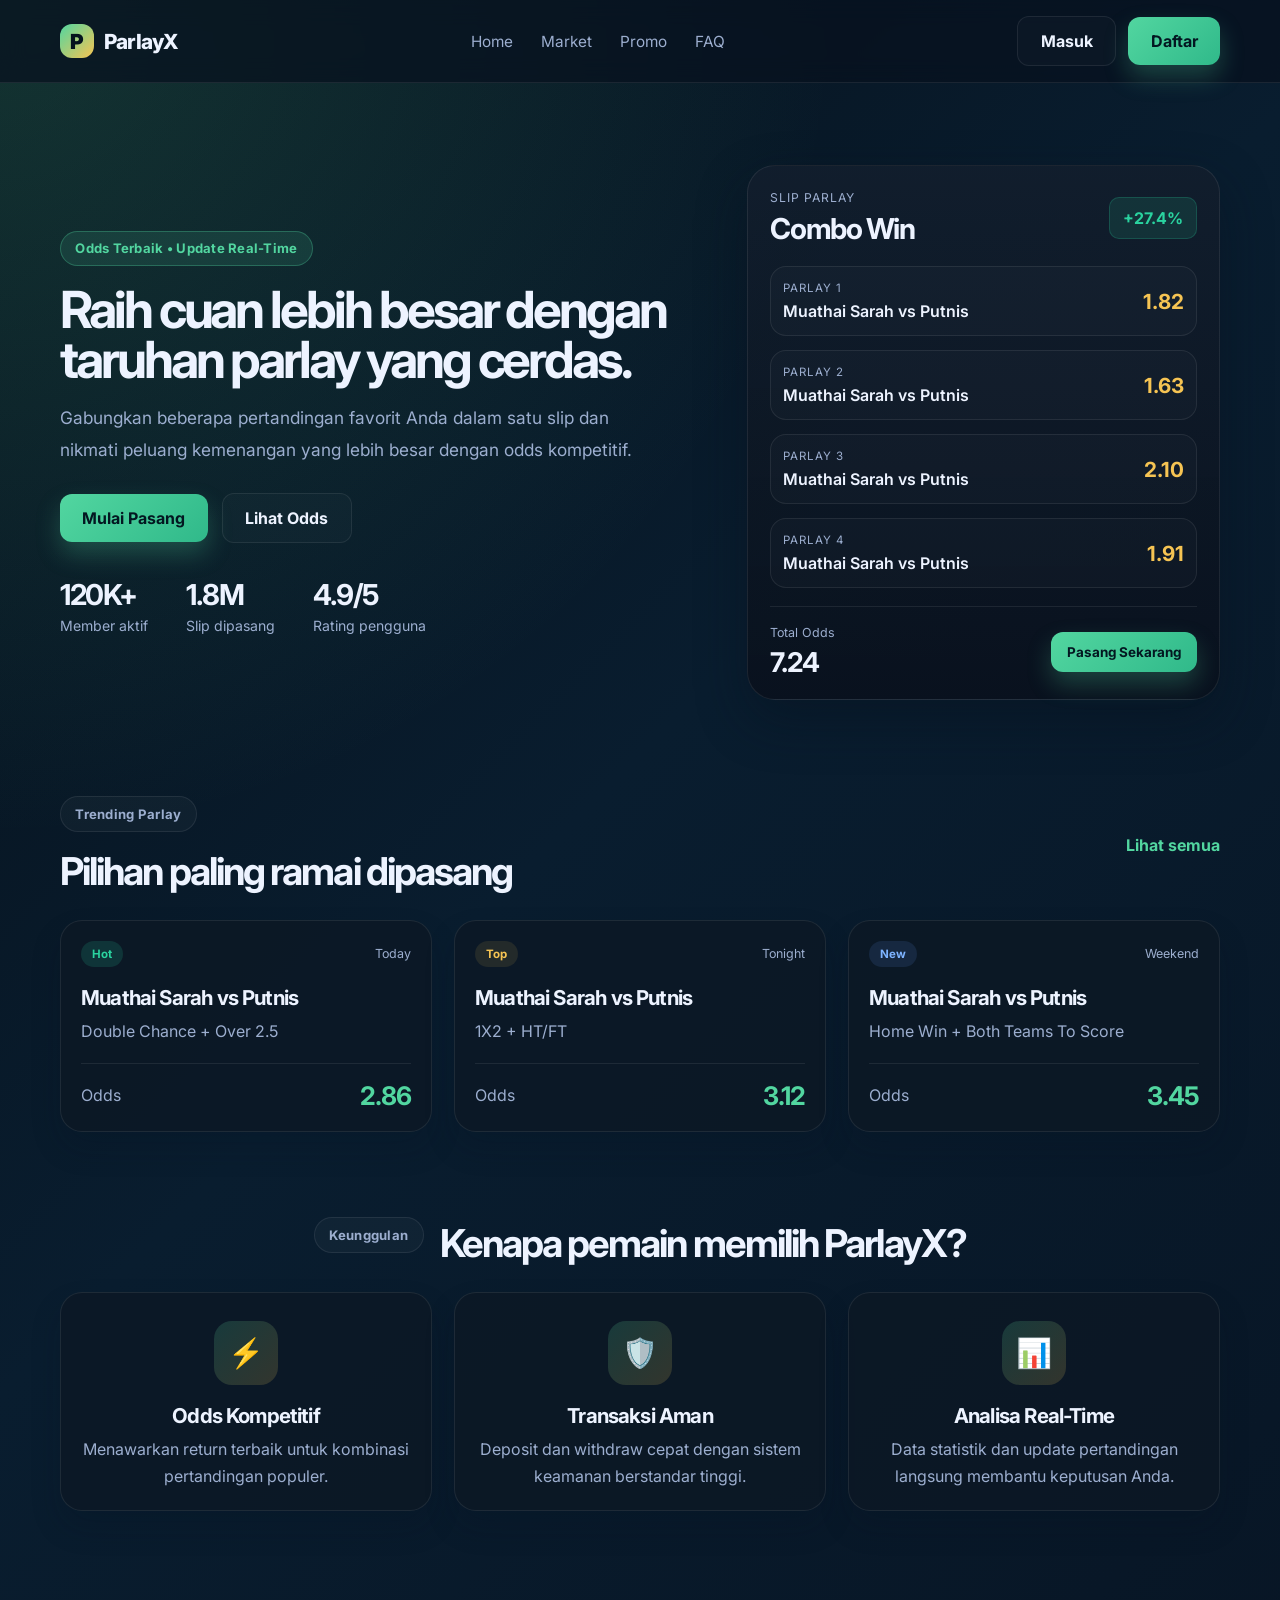
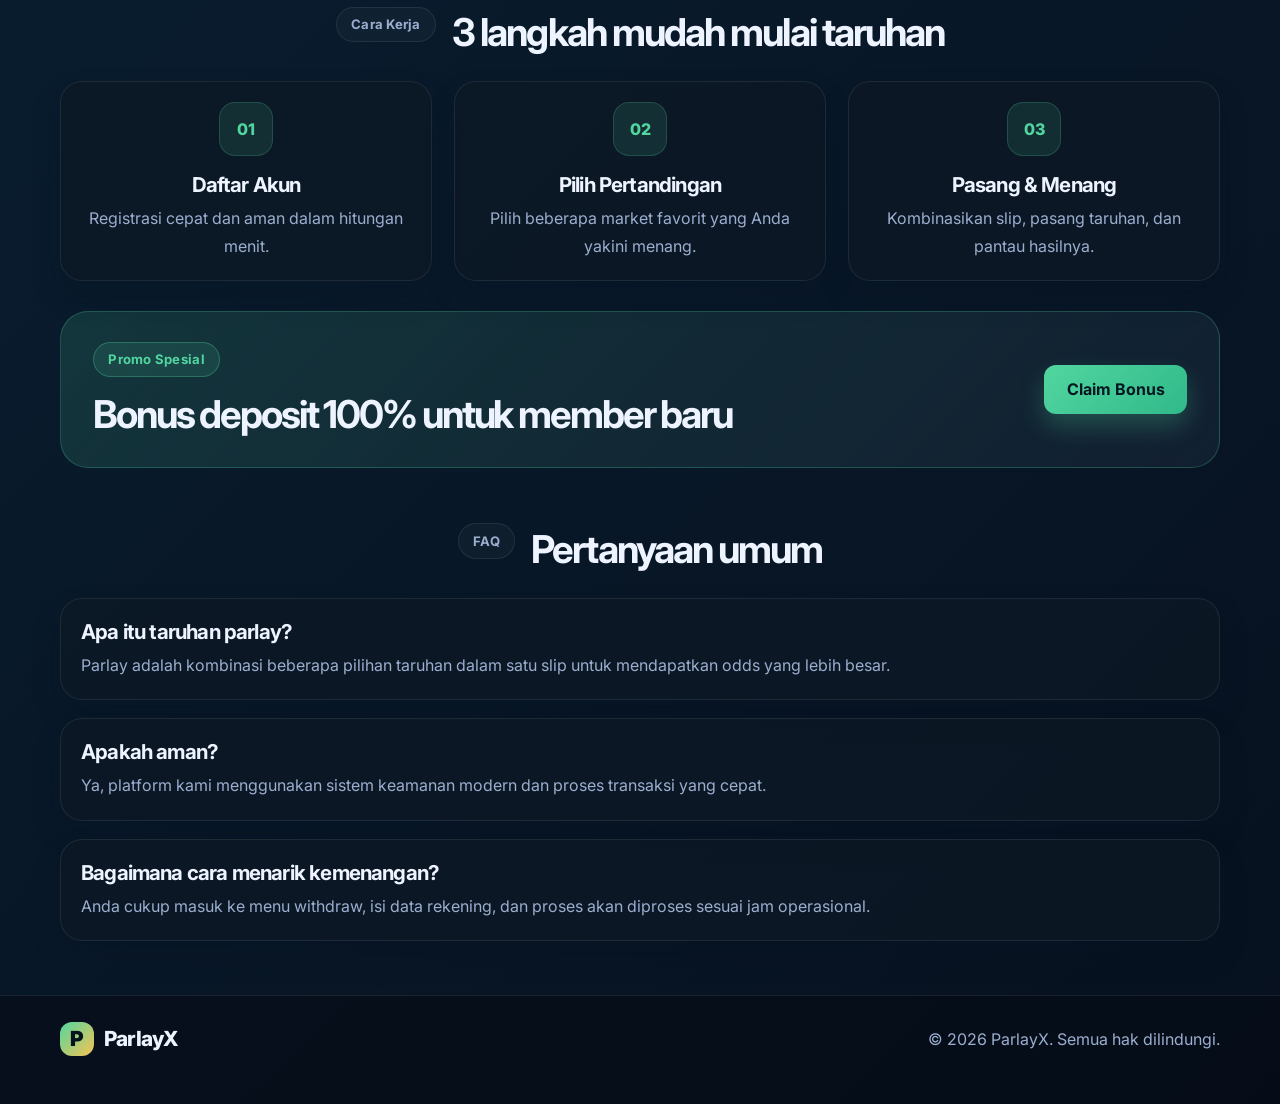
<file: index.html>
<!DOCTYPE html>
<html lang="id">
  <head>
    <meta charset="UTF-8" />
    <meta name="viewport" content="width=device-width, initial-scale=1.0" />
    <title>ParlayX | Taruhan Parlay Modern</title>
    <meta
      name="description"
      content="Website taruhan parlay modern dengan odds terbaik, promo unggulan, dan pengalaman sportsbook yang aman dan cepat."
    />
    <link rel="preconnect" href="https://fonts.googleapis.com" />
    <link rel="preconnect" href="https://fonts.gstatic.com" crossorigin />
    <link
      href="https://fonts.googleapis.com/css2?family=Inter:wght@400;500;600;700;800;900&display=swap"
      rel="stylesheet"
    />
    <link rel="stylesheet" href="style.css" />
  </head>
  <body>
    <header class="topbar">
      <div class="container nav">
        <div class="brand">
          <span class="brand-mark">P</span>
          <span>ParlayX</span>
        </div>

        <nav class="nav-links">
          <a href="#home">Home</a>
          <a href="#market">Market</a>
          <a href="#promo">Promo</a>
          <a href="#faq">FAQ</a>
        </nav>

        <div class="nav-actions">
          <button class="btn btn-ghost">Masuk</button>
          <button class="btn btn-primary">Daftar</button>
        </div>
      </div>
    </header>

    <main id="home">
      <section class="hero">
        <div class="container hero-grid">
          <div class="hero-copy">
            <span class="pill">Odds Terbaik • Update Real-Time</span>
            <h1>Raih cuan lebih besar dengan taruhan parlay yang cerdas.</h1>
            <p>
              Gabungkan beberapa pertandingan favorit Anda dalam satu slip dan nikmati
              peluang kemenangan yang lebih besar dengan odds kompetitif.
            </p>

            <div class="hero-actions">
              <button class="btn btn-primary">Mulai Pasang</button>
              <button class="btn btn-secondary">Lihat Odds</button>
            </div>

            <ul class="stats-list">
              <li>
                <strong>120K+</strong>
                <span>Member aktif</span>
              </li>
              <li>
                <strong>1.8M</strong>
                <span>Slip dipasang</span>
              </li>
              <li>
                <strong>4.9/5</strong>
                <span>Rating pengguna</span>
              </li>
            </ul>
          </div>

          <div class="ticket-card">
            <div class="ticket-head">
              <div>
                <p class="eyebrow">Slip Parlay</p>
                <h2>Combo Win</h2>
              </div>
              <span class="ticket-tag">+27.4%</span>
            </div>

            <div class="match-list">
              <div class="match-item">
                <div>
                  <span class="league">Parlay 1</span>
                  <p>Muathai Sarah vs Putnis</p>
                </div>
                <strong>1.82</strong>
              </div>

              <div class="match-item">
                <div>
                  <span class="league">Parlay 2</span>
                  <p>Muathai Sarah vs Putnis</p>
                </div>
                <strong>1.63</strong>
              </div>

              <div class="match-item">
                <div>
                  <span class="league">Parlay 3</span>
                  <p>Muathai Sarah vs Putnis</p>
                </div>
                <strong>2.10</strong>
              </div>

              <div class="match-item">
                <div>
                  <span class="league">Parlay 4</span>
                  <p>Muathai Sarah vs Putnis</p>
                </div>
                <strong>1.91</strong>
              </div>
            </div>

            <div class="ticket-footer">
              <div>
                <span>Total Odds</span>
                <strong>7.24</strong>
              </div>
              <button class="btn btn-primary small">Pasang Sekarang</button>
            </div>
          </div>
        </div>
      </section>

      <section class="market" id="market">
        <div class="container">
          <div class="section-head">
            <div>
              <span class="pill dark">Trending Parlay</span>
              <h2>Pilihan paling ramai dipasang</h2>
            </div>
            <a href="#" class="text-link">Lihat semua</a>
          </div>

          <div class="cards-grid">
            <article class="market-card">
              <div class="market-top">
                <span class="tag success">Hot</span>
                <span class="time">Today</span>
              </div>
              <h3>Muathai Sarah vs Putnis</h3>
              <p>Double Chance + Over 2.5</p>
              <div class="odds-row">
                <span>Odds</span>
                <strong>2.86</strong>
              </div>
            </article>

            <article class="market-card">
              <div class="market-top">
                <span class="tag warning">Top</span>
                <span class="time">Tonight</span>
              </div>
              <h3>Muathai Sarah vs Putnis</h3>
              <p>1X2 + HT/FT</p>
              <div class="odds-row">
                <span>Odds</span>
                <strong>3.12</strong>
              </div>
            </article>

            <article class="market-card">
              <div class="market-top">
                <span class="tag info">New</span>
                <span class="time">Weekend</span>
              </div>
              <h3>Muathai Sarah vs Putnis</h3>
              <p>Home Win + Both Teams To Score</p>
              <div class="odds-row">
                <span>Odds</span>
                <strong>3.45</strong>
              </div>
            </article>
          </div>
        </div>
      </section>

      <section class="features">
        <div class="container">
          <div class="section-head center">
            <span class="pill dark">Keunggulan</span>
            <h2>Kenapa pemain memilih ParlayX?</h2>
          </div>

          <div class="feature-grid">
            <div class="feature-item">
              <div class="icon">⚡</div>
              <h3>Odds Kompetitif</h3>
              <p>Menawarkan return terbaik untuk kombinasi pertandingan populer.</p>
            </div>

            <div class="feature-item">
              <div class="icon">🛡️</div>
              <h3>Transaksi Aman</h3>
              <p>Deposit dan withdraw cepat dengan sistem keamanan berstandar tinggi.</p>
            </div>

            <div class="feature-item">
              <div class="icon">📊</div>
              <h3>Analisa Real-Time</h3>
              <p>Data statistik dan update pertandingan langsung membantu keputusan Anda.</p>
            </div>
          </div>
        </div>
      </section>

      <section class="steps">
        <div class="container step-wrap">
          <div class="section-head center">
            <span class="pill dark">Cara Kerja</span>
            <h2>3 langkah mudah mulai taruhan</h2>
          </div>

          <div class="step-grid">
            <div class="step-card">
              <span class="step-number">01</span>
              <h3>Daftar Akun</h3>
              <p>Registrasi cepat dan aman dalam hitungan menit.</p>
            </div>

            <div class="step-card">
              <span class="step-number">02</span>
              <h3>Pilih Pertandingan</h3>
              <p>Pilih beberapa market favorit yang Anda yakini menang.</p>
            </div>

            <div class="step-card">
              <span class="step-number">03</span>
              <h3>Pasang & Menang</h3>
              <p>Kombinasikan slip, pasang taruhan, dan pantau hasilnya.</p>
            </div>
          </div>
        </div>
      </section>

      <section class="promo" id="promo">
        <div class="container promo-box">
          <div>
            <span class="pill">Promo Spesial</span>
            <h2>Bonus deposit 100% untuk member baru</h2>
          </div>
          <button class="btn btn-primary">Claim Bonus</button>
        </div>
      </section>

      <section class="faq" id="faq">
        <div class="container faq-wrap">
          <div class="section-head center">
            <span class="pill dark">FAQ</span>
            <h2>Pertanyaan umum</h2>
          </div>

          <div class="faq-list">
            <div class="faq-item">
              <h3>Apa itu taruhan parlay?</h3>
              <p>Parlay adalah kombinasi beberapa pilihan taruhan dalam satu slip untuk mendapatkan odds yang lebih besar.</p>
            </div>

            <div class="faq-item">
              <h3>Apakah aman?</h3>
              <p>Ya, platform kami menggunakan sistem keamanan modern dan proses transaksi yang cepat.</p>
            </div>

            <div class="faq-item">
              <h3>Bagaimana cara menarik kemenangan?</h3>
              <p>Anda cukup masuk ke menu withdraw, isi data rekening, dan proses akan diproses sesuai jam operasional.</p>
            </div>
          </div>
        </div>
      </section>
    </main>

    <footer class="footer">
      <div class="container footer-inner">
        <div class="brand">
          <span class="brand-mark">P</span>
          <span>ParlayX</span>
        </div>
        <p>© 2026 ParlayX. Semua hak dilindungi.</p>
      </div>
    </footer>
  </body>
</html>
</file>
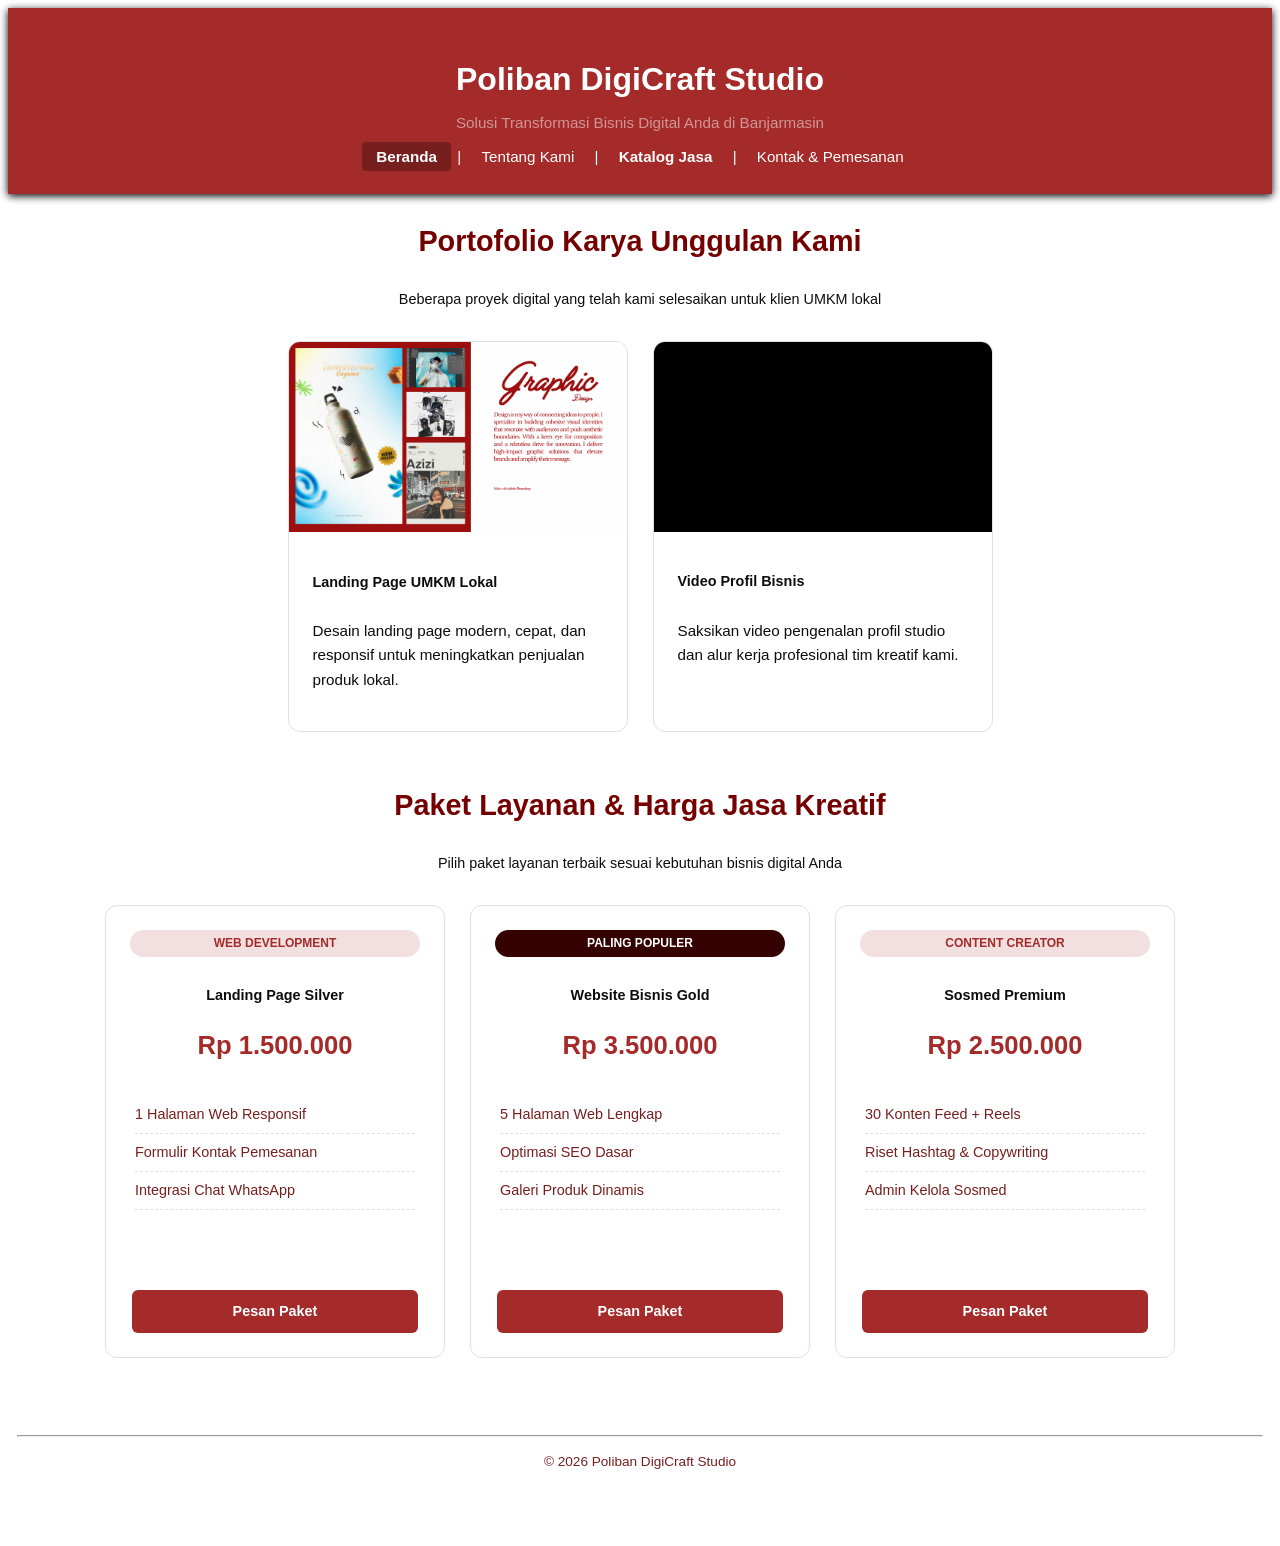
<file: portofolio/index.html>
<!DOCTYPE html>
<html lang="id">

<head>
    <meta charset="UTF-8">
    <meta name="viewport" content="width=device-width, initial-scale=1.0">
    <title>Kontak & Pemesanan - Poliban DigiCraft Studio</title>
   

<body>

    <link rel="stylesheet" href="style/style.css">
    <header>
        <div class="container">
            <h1>Poliban DigiCraft Studio</h1>
            <p class="container">Solusi Transformasi Bisnis Digital Anda di Banjarmasin</p>
            <nav>
                <!-- Menu Navigasi Timbal Balik -->
                <a href="index.html" class="active">Beranda</a> |
                <a href="tentang.html">Tentang Kami</a> |
                <a href="produk.html"><b>Katalog Jasa</b></a> |
                <a href="kontak.html">Kontak & Pemesanan</a>
            </nav>
    </header>
    <nav>

        <main class="container">
            <!-- SEKSI PORTOFOLIO UTAMA (CARD LAYOUT) -->
            <section class="section">
                <h2 class="section-title">Portofolio Karya Unggulan Kami</h2>
                <p class="section-subtitle">Beberapa proyek digital yang telah kami selesaikan untuk klien UMKM lokal
                </p>
                <div class="card-grid">
                    <!-- Kartu Portofolio 1 -->
                    <article class="card">
                        <img src="5.png" alt="Mockup Desain Landing Page Agensi" class="card-img">
                        <div class="card-body">
                            <h3 class="card-title">Landing Page UMKM Lokal</h3>
                            <p class="card-text">Desain landing page modern, cepat, dan responsif untuk meningkatkan
                                penjualan produk lokal.</p>
                        </div>
                    </article>

                    <!-- Kartu Portofolio 2 (Video Profile) -->
                    <article class="card">
                        <div class="video-container">
                            <iframe src="https://www.youtube.com/embed/UExds0bbfcw?si=t_ux7vf4W2ViIRP1"
                                title="YouTube video player" allowfullscreen></iframe>
                        </div>
                        <div class="card-body">
                            <h3 class="card-title">Video Profil Bisnis</h3>
                            <p class="card-text">Saksikan video pengenalan profil studio dan alur kerja profesional tim
                                kreatif kami.</p>
                        </div>
                    </article>
                </div>
            </section>

            <!-- SEKSI KATALOG PAKET LAYANAN (PRICING CARDS) -->
            <section class="section">
                <h2 class="section-title">Paket Layanan & Harga Jasa Kreatif</h2>
                <p class="section-subtitle">Pilih paket layanan terbaik sesuai kebutuhan bisnis digital Anda</p>
                <div class="card-grid">
                    <!-- Paket 1: Landing Page Silver -->
                    <article class="card pricing-card">
                        <div class="card-body">
                            <span class="badge">Web Development</span>
                            <h3 class="card-title">Landing Page Silver</h3>
                            <p class="card-price">Rp 1.500.000</p>
                            <ul class="card-features">
                                <li>1 Halaman Web Responsif</li>
                                <li>Formulir Kontak Pemesanan</li>
                                <li>Integrasi Chat WhatsApp</li>
                            </ul>
                            <a href="kontak.html" class="btn-primary">Pesan Paket</a>
                        </div>
                    </article>

                    <!-- Paket 2: Website Bisnis Gold -->
                    <article class="card pricing-card featured">
                        <div class="card-body">
                            <span class="badge badge-featured">Paling Populer</span>
                            <h3 class="card-title">Website Bisnis Gold</h3>
                            <p class="card-price">Rp 3.500.000</p>
                            <ul class="card-features">
                                <li>5 Halaman Web Lengkap</li>
                                <li>Optimasi SEO Dasar</li>
                                <li>Galeri Produk Dinamis</li>
                            </ul>
                            <a href="kontak.html" class="btn-primary">Pesan Paket</a>
                        </div>
                    </article>

                    <!-- Paket 3: Sosmed Premium -->
                    <article class="card pricing-card">
                        <div class="card-body">
                            <span class="badge">Content Creator</span>
                            <h3 class="card-title">Sosmed Premium</h3>
                            <p class="card-price">Rp 2.500.000</p>
                            <ul class="card-features">
                                <li>30 Konten Feed + Reels</li>
                                <li>Riset Hashtag & Copywriting</li>
                                <li>Admin Kelola Sosmed</li>
                            </ul>
                            <a href="kontak.html" class="btn-primary">Pesan Paket</a>
                        </div>
                    </article>
                </div>
            </section>
        </main>

        <footer>
            <hr>
            <p align="center">
                &copy; 2026 Poliban DigiCraft Studio
            </p>
        </footer>

</body>

</html>
</file>
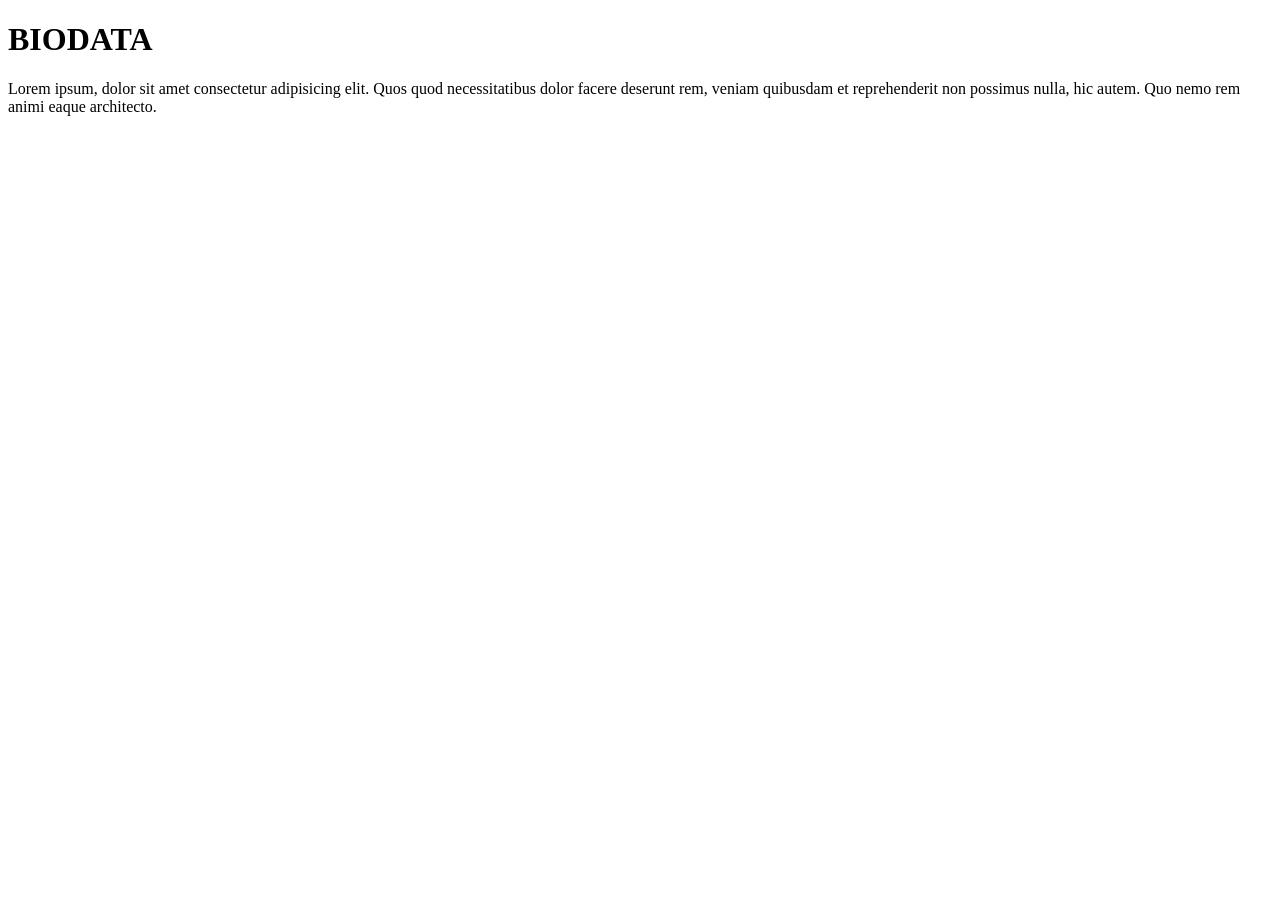
<file: pertemuan11.html>
<!DOCTYPE html>
<html lang="en">

<head>
    <meta charset="UTF-8">
    <meta name="viewport" content="width=device-width, initial-scale=1.0">
    <title>pertemuan11</title>
</head>

<body>
    <h1>BIODATA</h1>
    <p>Lorem ipsum, dolor sit amet consectetur adipisicing elit. Quos quod necessitatibus dolor facere deserunt rem,
        veniam quibusdam et reprehenderit non possimus nulla, hic autem. Quo nemo rem animi eaque architecto.</p>
</body>

</html>
</file>
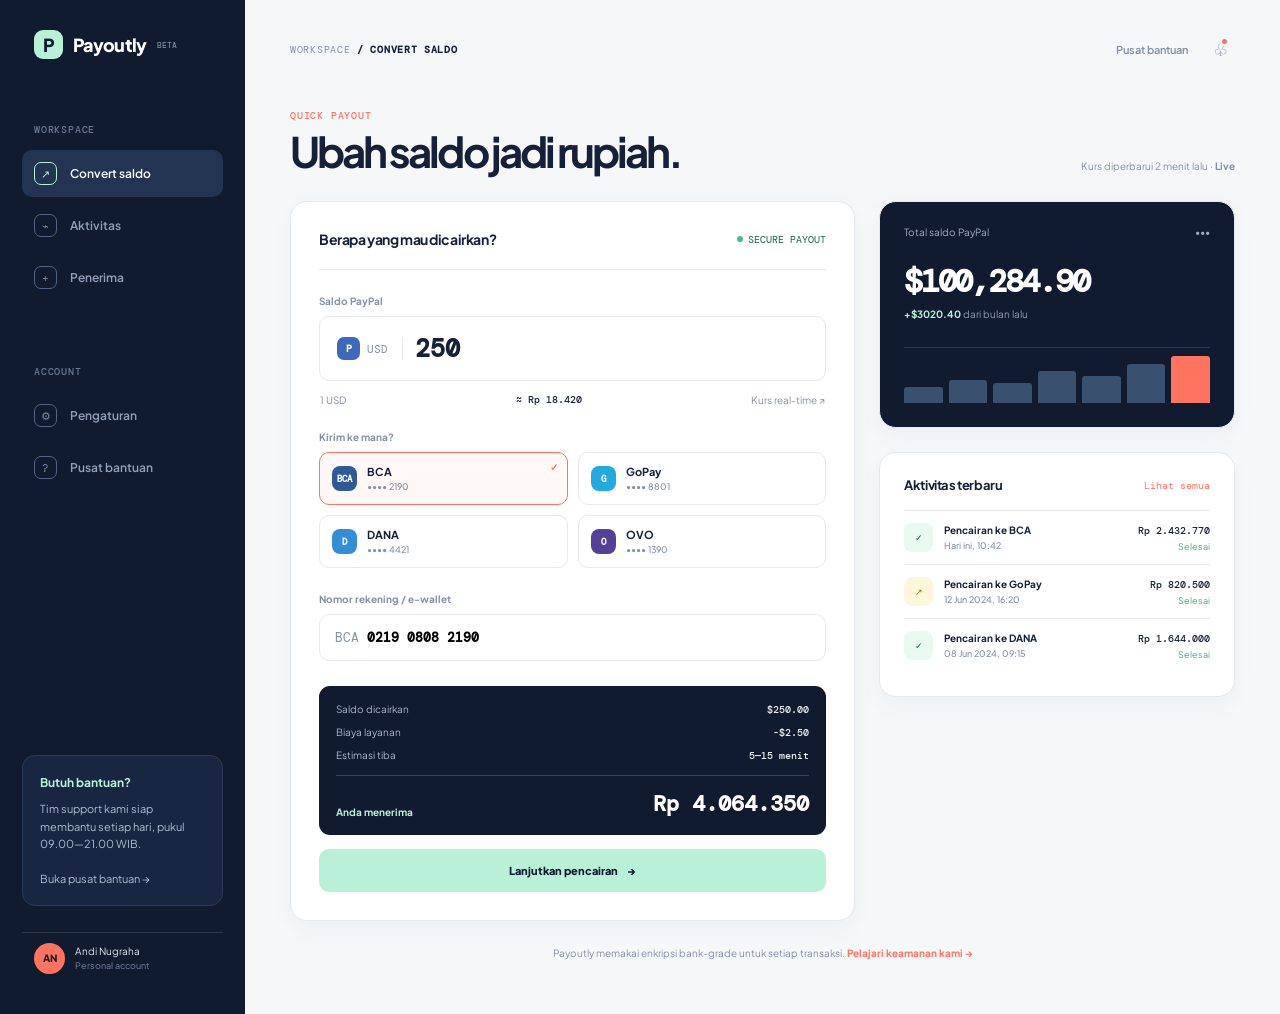
<file: web test.html>
<!DOCTYPE html>
<html lang="id">
<head>
	<meta charset="UTF-8">
	<meta name="viewport" content="width=device-width, initial-scale=1.0">
	<meta name="description" content="Payoutly membantu mencairkan saldo PayPal ke bank lokal dan e-wallet dengan kurs transparan.">
	<title>Payoutly — PayPal ke rupiah, tanpa drama</title>
	<link rel="preconnect" href="https://fonts.googleapis.com">
	<link rel="preconnect" href="https://fonts.gstatic.com" crossorigin>
	<link href="https://fonts.googleapis.com/css2?family=DM+Mono:wght@400;500&family=Plus+Jakarta+Sans:wght@400;500;600;700;800&display=swap" rel="stylesheet">
	<style>
		:root {
			--navy: #111b2f;
			--navy-2: #182641;
			--navy-3: #223452;
			--paper: #f5f7f9;
			--white: #ffffff;
			--ink: #162039;
			--muted: #8490a5;
			--line: #e5e9ef;
			--mint: #b8f1d8;
			--mint-ink: #14644b;
			--coral: #ff735f;
			--mono: 'DM Mono', monospace;
			--sans: 'Plus Jakarta Sans', sans-serif;
		}

		* { box-sizing: border-box; }
		html { scroll-behavior: smooth; }
		body { margin: 0; color: var(--ink); background: var(--paper); font-family: var(--sans); }
		button, input, select { font: inherit; }
		button { cursor: pointer; }
		a { color: inherit; text-decoration: none; }
		.app-shell { display: grid; grid-template-columns: 245px 1fr; min-height: 100vh; }

		aside { display: flex; flex-direction: column; padding: 30px 22px; color: #dce5f2; background: var(--navy); }
		.logo { display: flex; align-items: center; gap: 10px; padding: 0 12px; color: var(--white); font-size: 18px; font-weight: 800; letter-spacing: -.05em; }
		.logo-mark { display: grid; place-items: center; width: 29px; height: 29px; color: var(--navy); background: var(--mint); border-radius: 9px; font-weight: 800; }
		.logo small { margin-left: 1px; color: #7c8aa0; font: 500 8px var(--mono); letter-spacing: .02em; }
		.menu-label { margin: 64px 12px 14px; color: #697994; font: 500 10px var(--mono); letter-spacing: .08em; text-transform: uppercase; }
		.nav { display: grid; gap: 5px; }
		.nav-link { display: flex; align-items: center; gap: 13px; padding: 12px; color: #91a0b8; border-radius: 10px; font-size: 12px; font-weight: 600; transition: background .2s, color .2s; }
		.nav-link:hover, .nav-link.active { color: var(--white); background: var(--navy-3); }
		.nav-icon { display: grid; place-items: center; width: 23px; height: 23px; color: #788ba9; border: 1px solid #536584; border-radius: 7px; font: 11px var(--mono); }
		.nav-link.active .nav-icon { color: var(--mint); border-color: var(--mint); }
		.side-note { margin-top: auto; padding: 17px; color: #afbdcf; background: var(--navy-2); border: 1px solid #2b3c59; border-radius: 13px; font-size: 11px; line-height: 1.6; }
		.side-note strong { display: block; margin-bottom: 8px; color: var(--mint); font-size: 12px; }
		.profile { display: flex; align-items: center; gap: 10px; margin-top: 26px; padding: 10px 12px; border-top: 1px solid #2b3951; }
		.avatar { display: grid; place-items: center; width: 31px; height: 31px; color: var(--navy); background: var(--coral); border-radius: 50%; font-size: 10px; font-weight: 800; }
		.profile div { font-size: 10px; line-height: 1.5; }
		.profile span { display: block; color: #71819d; font-size: 9px; }

		main { min-width: 0; padding: 31px 45px 45px; }
		.topbar { display: flex; align-items: center; justify-content: space-between; max-width: 1120px; margin: 0 auto 42px; }
		.breadcrumb { color: var(--muted); font: 10px var(--mono); text-transform: uppercase; letter-spacing: .07em; }
		.breadcrumb strong { color: var(--ink); }
		.top-actions { display: flex; align-items: center; gap: 18px; }
		.help { color: var(--muted); font-size: 11px; font-weight: 600; }
		.notification { position: relative; padding: 7px; color: var(--muted); background: none; border: 0; font-size: 17px; }
		.notification:after { content: ''; position: absolute; top: 6px; right: 6px; width: 5px; height: 5px; background: var(--coral); border: 2px solid var(--paper); border-radius: 50%; }
		.mobile-menu { display: none; color: var(--ink); background: none; border: 0; font-size: 21px; }
		.content { max-width: 1120px; margin: auto; }
		.heading-row { display: flex; justify-content: space-between; align-items: end; margin-bottom: 29px; }
		.kicker { color: var(--coral); font: 500 10px var(--mono); letter-spacing: .08em; text-transform: uppercase; }
		h1 { margin: 8px 0 0; color: var(--ink); font-size: clamp(28px, 3.4vw, 42px); letter-spacing: -.07em; line-height: 1; }
		.last-updated { color: var(--muted); font-size: 10px; }
		.dashboard-grid { display: grid; grid-template-columns: minmax(0, 1.35fr) minmax(300px, .85fr); gap: 24px; align-items: start; }
		.card { background: var(--white); border: 1px solid var(--line); border-radius: 17px; box-shadow: 0 8px 24px rgba(27, 43, 68, .035); }
		.convert-card { padding: 28px; }
		.card-heading { display: flex; align-items: center; justify-content: space-between; padding-bottom: 21px; border-bottom: 1px solid var(--line); }
		.card-heading h2 { margin: 0; font-size: 14px; letter-spacing: -.03em; }
		.secure { display: flex; align-items: center; gap: 5px; color: var(--mint-ink); font: 10px var(--mono); text-transform: uppercase; }
		.secure b { width: 6px; height: 6px; background: #45be8c; border-radius: 50%; }
		.field-label { display: block; margin: 25px 0 9px; color: var(--muted); font-size: 10px; font-weight: 700; }
		.money-field { display: flex; align-items: center; gap: 12px; padding: 15px 17px; border: 1px solid var(--line); border-radius: 10px; transition: border .2s, box-shadow .2s; }
		.money-field:focus-within { border-color: var(--coral); box-shadow: 0 0 0 3px rgba(255, 115, 95, .11); }
		.currency { display: flex; align-items: center; gap: 7px; padding-right: 14px; border-right: 1px solid var(--line); color: var(--muted); font: 11px var(--mono); }
		.paypal-logo { display: grid; place-items: center; width: 23px; height: 23px; color: var(--white); background: #3e69bb; border-radius: 7px; font-size: 10px; font-weight: 800; }
		.money-field input { width: 100%; min-width: 0; padding: 0; color: var(--ink); background: transparent; border: 0; outline: 0; font: 700 25px var(--mono); }
		.money-field input::placeholder { color: #cdd2da; }
		.rate-row { display: flex; align-items: center; justify-content: space-between; margin: 12px 1px 0; color: var(--muted); font-size: 10px; }
		.rate-row strong { color: var(--ink); font: 500 10px var(--mono); }
		.destination-grid { display: grid; grid-template-columns: 1fr 1fr; gap: 10px; }
		.destination { position: relative; display: flex; align-items: center; gap: 10px; padding: 12px; color: var(--ink); background: var(--white); border: 1px solid var(--line); border-radius: 10px; font-size: 11px; font-weight: 700; text-align: left; transition: border .2s, background .2s; }
		.destination:hover, .destination.selected { border-color: var(--coral); background: #fff8f6; }
		.destination.selected:after { content: '✓'; position: absolute; top: 8px; right: 9px; color: var(--coral); font: 700 10px var(--mono); }
		.wallet-logo { display: grid; place-items: center; width: 25px; height: 25px; color: var(--white); border-radius: 8px; font: 700 9px var(--mono); }
		.bca { background: #2d5b99; } .gopay { background: #21a9e2; } .dana { background: #318fda; } .ovo { background: #554098; }
		.destination span small { display: block; margin-top: 3px; color: var(--muted); font-size: 9px; font-weight: 500; }
		.input-with-prefix { display: flex; align-items: center; gap: 8px; padding: 14px 15px; border: 1px solid var(--line); border-radius: 10px; }
		.input-with-prefix span { color: var(--muted); font: 13px var(--mono); }
		.input-with-prefix input { width: 100%; padding: 0; border: 0; outline: 0; font: 600 13px var(--mono); }
		.summary { display: grid; gap: 10px; margin-top: 25px; padding: 17px; background: var(--navy); border-radius: 11px; }
		.summary-line { display: flex; justify-content: space-between; color: #a9b5c9; font-size: 10px; }
		.summary-line strong { color: #eef3f9; font: 500 10px var(--mono); }
		.summary-total { display: flex; justify-content: space-between; align-items: end; padding-top: 13px; margin-top: 3px; border-top: 1px solid #31435f; }
		.summary-total span { color: var(--mint); font-size: 10px; font-weight: 700; }
		.summary-total strong { color: var(--white); font: 700 22px var(--mono); }
		.primary-btn { display: flex; justify-content: center; align-items: center; width: 100%; gap: 9px; margin-top: 14px; padding: 15px; color: var(--navy); background: var(--mint); border: 0; border-radius: 10px; font-size: 11px; font-weight: 800; transition: transform .2s, background .2s; }
		.primary-btn:hover { background: #a1e9c8; transform: translateY(-2px); }
		.side-column { display: grid; gap: 24px; }
		.balance-card { padding: 24px; color: var(--white); background: var(--navy); }
		.balance-top { display: flex; justify-content: space-between; color: #9eacc0; font-size: 10px; }
		.balance-amount { margin: 22px 0 6px; font: 700 32px var(--mono); letter-spacing: -.07em; }
		.balance-sub { color: #8f9db2; font-size: 10px; }
		.balance-sub strong { color: var(--mint); }
		.mini-chart { display: flex; align-items: end; gap: 6px; height: 56px; margin-top: 27px; padding-top: 8px; border-top: 1px solid #2b3c59; }
		.bar { flex: 1; background: #39516f; border-radius: 3px 3px 0 0; }
		.bar.highlight { background: var(--coral); }
		.activity-card { padding: 24px; }
		.activity-head { display: flex; justify-content: space-between; align-items: center; margin-bottom: 17px; }
		.activity-head h2 { margin: 0; font-size: 13px; letter-spacing: -.03em; }
		.view-all { color: var(--coral); font: 10px var(--mono); }
		.activity { display: flex; align-items: center; gap: 11px; padding: 12px 0; border-top: 1px solid var(--line); }
		.activity-icon { display: grid; place-items: center; width: 29px; height: 29px; border-radius: 8px; font: 9px var(--mono); }
		.activity-icon.green { color: var(--mint-ink); background: #e8faf1; } .activity-icon.yellow { color: #9b7213; background: #fff7d9; }
		.activity-info { flex: 1; min-width: 0; font-size: 10px; font-weight: 700; }
		.activity-info span { display: block; margin-top: 4px; color: var(--muted); font-size: 9px; font-weight: 500; }
		.activity-amount { text-align: right; font: 500 10px var(--mono); }
		.activity-amount span { display: block; margin-top: 4px; color: #47ad7d; font: 9px var(--sans); }
		.footer-note { margin-top: 26px; color: var(--muted); text-align: center; font-size: 10px; }
		.footer-note a { color: var(--coral); font-weight: 700; }

		@media (max-width: 930px) { .app-shell { grid-template-columns: 70px 1fr; } aside { padding: 25px 10px; } .logo { justify-content: center; padding: 0; } .logo span, .logo small, .menu-label, .nav-link span, .side-note, .profile div { display: none; } .nav { margin-top: 53px; } .nav-link { justify-content: center; } .profile { justify-content: center; padding: 14px 0; } main { padding-inline: 28px; } }
		@media (max-width: 680px) { .app-shell { display: block; } aside { display: block; height: auto; padding: 16px 20px; } .logo { justify-content: flex-start; } .logo span, .logo small { display: inline; } .nav, .menu-label, .side-note, .profile { display: none; } main { padding: 24px 18px 35px; } .topbar { margin-bottom: 33px; } .help { display: none; } .mobile-menu { display: block; } .heading-row { display: block; } .last-updated { display: block; margin-top: 14px; } .dashboard-grid { display: block; } .side-column { margin-top: 20px; } .convert-card { padding: 20px; } .destination-grid { gap: 8px; } .destination { padding: 10px 8px; } .destination span { font-size: 10px; } .balance-card, .activity-card { padding: 20px; } }
	</style>
</head>
<body>
	<div class="app-shell">
		<aside>
			<a class="logo" href="#"><span class="logo-mark">P</span><span>Payoutly</span><small>BETA</small></a>
			<div class="menu-label">Workspace</div>
			<nav class="nav" aria-label="Menu utama">
				<a class="nav-link active" href="#convert"><b class="nav-icon">↗</b><span>Convert saldo</span></a>
				<a class="nav-link" href="#activity"><b class="nav-icon">⌁</b><span>Aktivitas</span></a>
				<a class="nav-link" href="#beneficiaries"><b class="nav-icon">+</b><span>Penerima</span></a>
			</nav>
			<div class="menu-label">Account</div>
			<nav class="nav">
				<a class="nav-link" href="#settings"><b class="nav-icon">⚙</b><span>Pengaturan</span></a>
				<a class="nav-link" href="#help"><b class="nav-icon">?</b><span>Pusat bantuan</span></a>
			</nav>
			<div class="side-note"><strong>Butuh bantuan?</strong>Tim support kami siap membantu setiap hari, pukul 09.00—21.00 WIB.<br><br><a href="#help">Buka pusat bantuan →</a></div>
			<div class="profile"><div class="avatar">AN</div><div>Andi Nugraha<span>Personal account</span></div></div>
		</aside>
		<main>
			<div class="topbar"><div class="breadcrumb">Workspace <strong>/ Convert saldo</strong></div><div class="top-actions"><a class="help" href="#help">Pusat bantuan</a><button class="notification" aria-label="Notifikasi">♧</button><button class="mobile-menu" aria-label="Buka menu">☰</button></div></div>
			<div class="content">
				<div class="heading-row"><div><div class="kicker">Quick payout</div><h1>Ubah saldo jadi rupiah.</h1></div><div class="last-updated">Kurs diperbarui 2 menit lalu · <strong>Live</strong></div></div>
				<div class="dashboard-grid">
					<section class="card convert-card" id="convert">
						<div class="card-heading"><h2>Berapa yang mau dicairkan?</h2><div class="secure"><b></b> Secure payout</div></div>
						<label class="field-label" for="amount">Saldo PayPal</label>
						<div class="money-field"><div class="currency"><span class="paypal-logo">P</span> USD</div><input id="amount" type="number" value="250" min="1" aria-label="Jumlah saldo PayPal"></div>
						<div class="rate-row"><span>1 USD</span><strong>≈ Rp 18.420</strong><span>Kurs real-time ↗</span></div>
						<label class="field-label" id="beneficiaries">Kirim ke mana?</label>
						<div class="destination-grid"><button class="destination selected" data-name="BCA"><b class="wallet-logo bca">BCA</b><span>BCA<small>•••• 2190</small></span></button><button class="destination" data-name="GoPay"><b class="wallet-logo gopay">G</b><span>GoPay<small>•••• 8801</small></span></button><button class="destination" data-name="DANA"><b class="wallet-logo dana">D</b><span>DANA<small>•••• 4421</small></span></button><button class="destination" data-name="OVO"><b class="wallet-logo ovo">O</b><span>OVO<small>•••• 1390</small></span></button></div>
						<label class="field-label" for="account">Nomor rekening / e-wallet</label><div class="input-with-prefix"><span id="prefix">BCA</span><input id="account" type="text" value="0219 0808 2190" aria-label="Nomor rekening atau e-wallet"></div>
						<div class="summary"><div class="summary-line"><span>Saldo dicairkan</span><strong id="summary-usd">$250.00</strong></div><div class="summary-line"><span>Biaya layanan</span><strong>-$2.50</strong></div><div class="summary-line"><span>Estimasi tiba</span><strong>5—15 menit</strong></div><div class="summary-total"><span>Anda menerima</span><strong id="summary-idr">Rp 4.064.350</strong></div></div>
						<button class="primary-btn" id="payout-button">Lanjutkan pencairan <span>→</span></button>
					</section>
					<div class="side-column">
						<section class="card balance-card"><div class="balance-top"><span>Total saldo PayPal</span><span>•••</span></div><div class="balance-amount">$100,284.90</div><div class="balance-sub"><strong>+$3020.40</strong> dari bulan lalu</div><div class="mini-chart"><i class="bar" style="height:35%"></i><i class="bar" style="height:50%"></i><i class="bar" style="height:42%"></i><i class="bar" style="height:69%"></i><i class="bar" style="height:57%"></i><i class="bar" style="height:82%"></i><i class="bar highlight" style="height:100%"></i></div></section>
						<section class="card activity-card" id="activity"><div class="activity-head"><h2>Aktivitas terbaru</h2><a class="view-all" href="#activity">Lihat semua</a></div><div class="activity"><div class="activity-icon green">✓</div><div class="activity-info">Pencairan ke BCA<span>Hari ini, 10:42</span></div><div class="activity-amount">Rp 2.432.770<span>Selesai</span></div></div><div class="activity"><div class="activity-icon yellow">↗</div><div class="activity-info">Pencairan ke GoPay<span>12 Jun 2024, 16:20</span></div><div class="activity-amount">Rp 820.500<span>Selesai</span></div></div><div class="activity"><div class="activity-icon green">✓</div><div class="activity-info">Pencairan ke DANA<span>08 Jun 2024, 09:15</span></div><div class="activity-amount">Rp 1.644.000<span>Selesai</span></div></div></section>
					</div>
				</div>
				<p class="footer-note">Payoutly memakai enkripsi bank-grade untuk setiap transaksi. <a href="#help">Pelajari keamanan kami →</a></p>
			</div>
		</main>
	</div>
	<script>
		const amountInput = document.querySelector('#amount');
		const destinationButtons = document.querySelectorAll('.destination');
		const summaryUsd = document.querySelector('#summary-usd');
		const summaryIdr = document.querySelector('#summary-idr');
		const prefix = document.querySelector('#prefix');
		const payoutButton = document.querySelector('#payout-button');
		const usdRate = 16420;
		const serviceFee = 2.5;

		function formatRupiah(value) {
			return new Intl.NumberFormat('id-ID', { style: 'currency', currency: 'IDR', maximumFractionDigits: 0 }).format(value).replace('IDR', 'Rp');
		}

		function updateQuote() {
			const amount = Math.max(Number(amountInput.value) || 0, 0);
			const received = Math.max(amount - serviceFee, 0) * usdRate;
			summaryUsd.textContent = `$${amount.toFixed(2)}`;
			summaryIdr.textContent = formatRupiah(received);
		}

		amountInput.addEventListener('input', updateQuote);
		destinationButtons.forEach(button => {
			button.addEventListener('click', () => {
				destinationButtons.forEach(item => item.classList.remove('selected'));
				button.classList.add('selected');
				prefix.textContent = button.dataset.name;
			});
		});
		payoutButton.addEventListener('click', () => {
			payoutButton.innerHTML = 'Quote tersimpan <span>✓</span>';
			payoutButton.style.background = '#8adbb8';
			setTimeout(() => { payoutButton.innerHTML = 'Lanjutkan pencairan <span>→</span>'; payoutButton.style.background = ''; }, 2200);
		});
	</script>
</body>
</html>
</file>
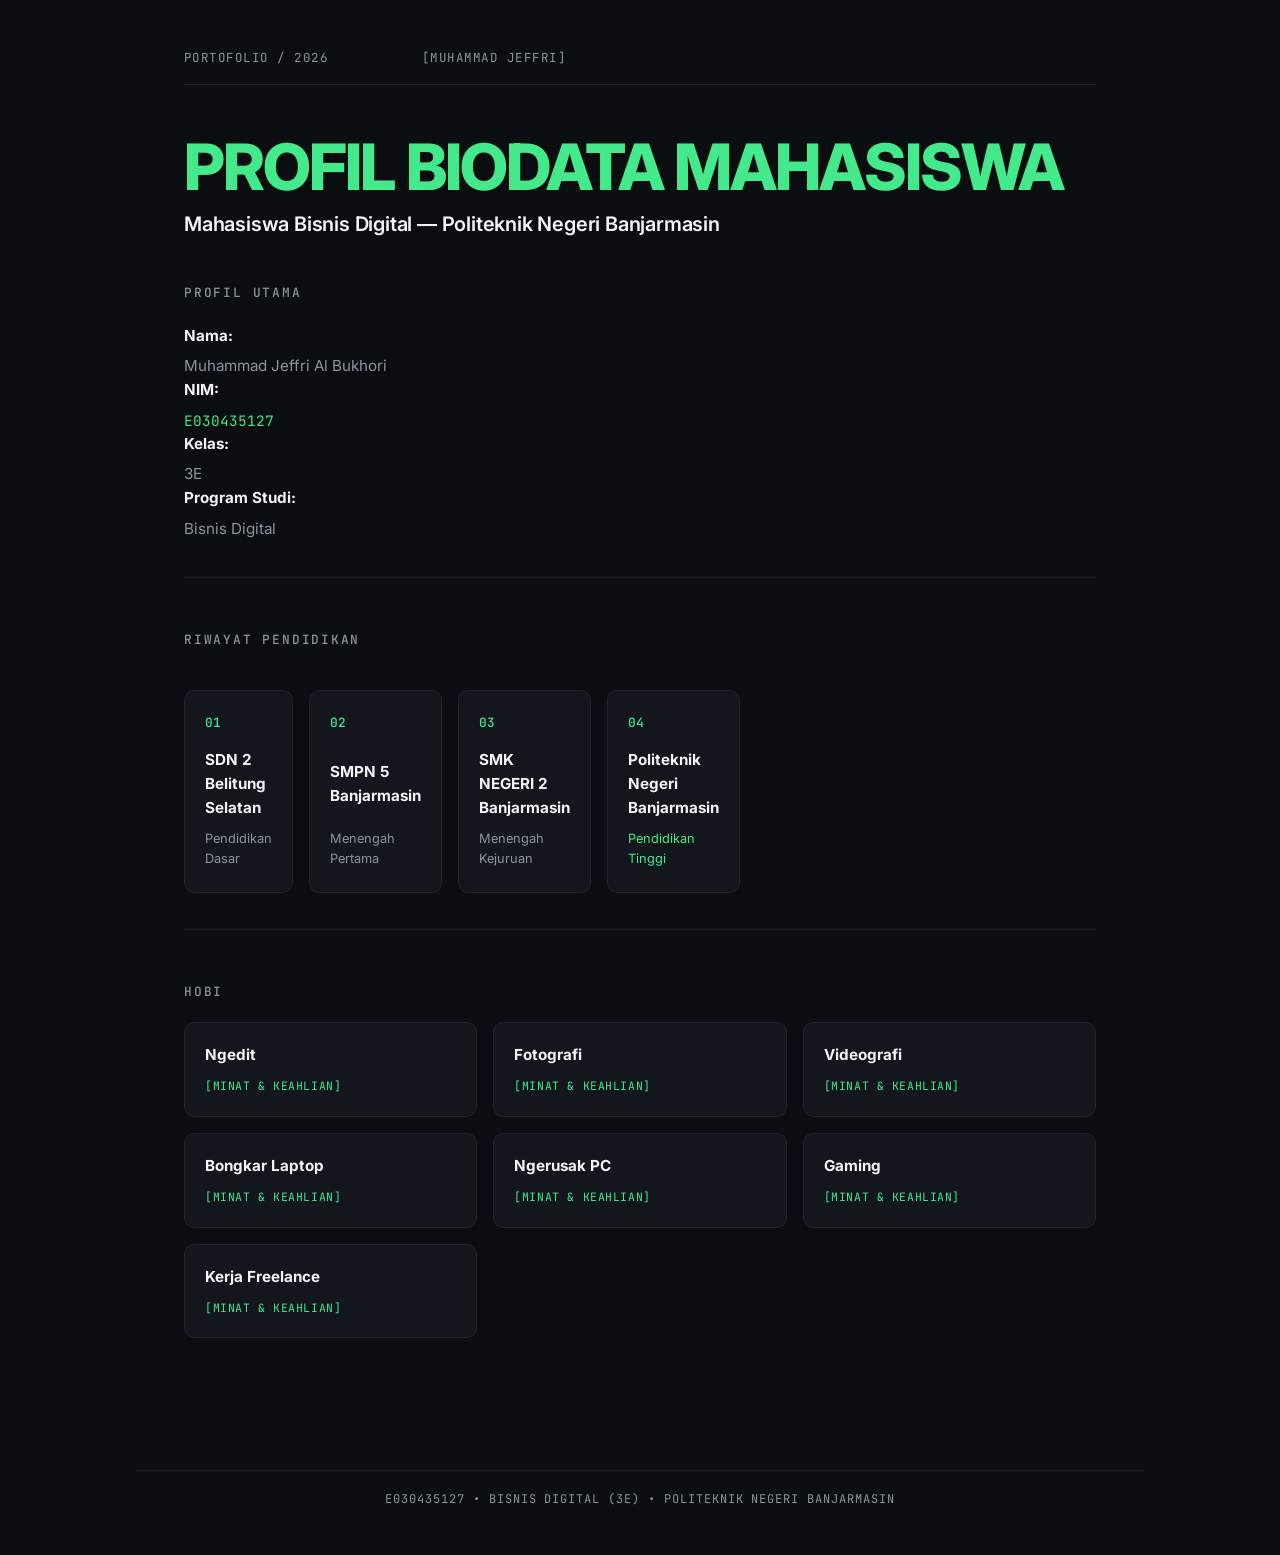
<file: portofolio/biodata.html>
<!DOCTYPE html>
<html lang="en">
<head>
    <meta charset="UTF-8">
    <meta name="viewport" content="width=device-width, initial-scale=1.0">
    <title>Biodata</title>
    <link rel="stylesheet" href="biodata.css">
</head>
<!-- This is a simple biodata page for a student profile. -->
<body>
    <h1>PROFIL BIODATA MAHASISWA</h1>
<div>
    <main class="profile-card">
    <header class="profile-header">
    <h2>PROFIL UTAMA</h2>
    <p><strong> <span>Nama:</span> Muhammad Jeffri Al Bukhori</strong></p>
    <p> <span>NIM:</span> <em>E030435127</em></p>
    <p> <span>Kelas:</span> 3E</p>
    <p> <span>Program Studi:</span> Bisnis Digital</p>
</div>
<!-- This section lists the educational background of the student. -->
 <section class="profile-bio">

     <div>
         <h2>RIWAYAT PENDIDIKAN</h2>
         <ol>
             <li>SDN 2 Belitung Selatan</li>
             <li>SMPN 5 Banjarmasin</li>
             <li>SMK NEGERI 2 Banjarmasin</li>
             <li>Politeknik Negeri Banjarmasin</li>
            </ol>
        </section>
</div>

</body>
<!-- This section lists the hobbies of the student. -->
<div>
    <h2>HOBI</h2>
    <ul>
        <li>Ngedit</li>
        <li>Fotografi</li>
        <li>Videografi</li>
        <li>Bongkar Laptop</li>
        <li>Ngerusak PC</li>
        <li>Gaming</li>
        <li>Kerja Freelance</li>
    </ul>
</div>

</html>
</file>
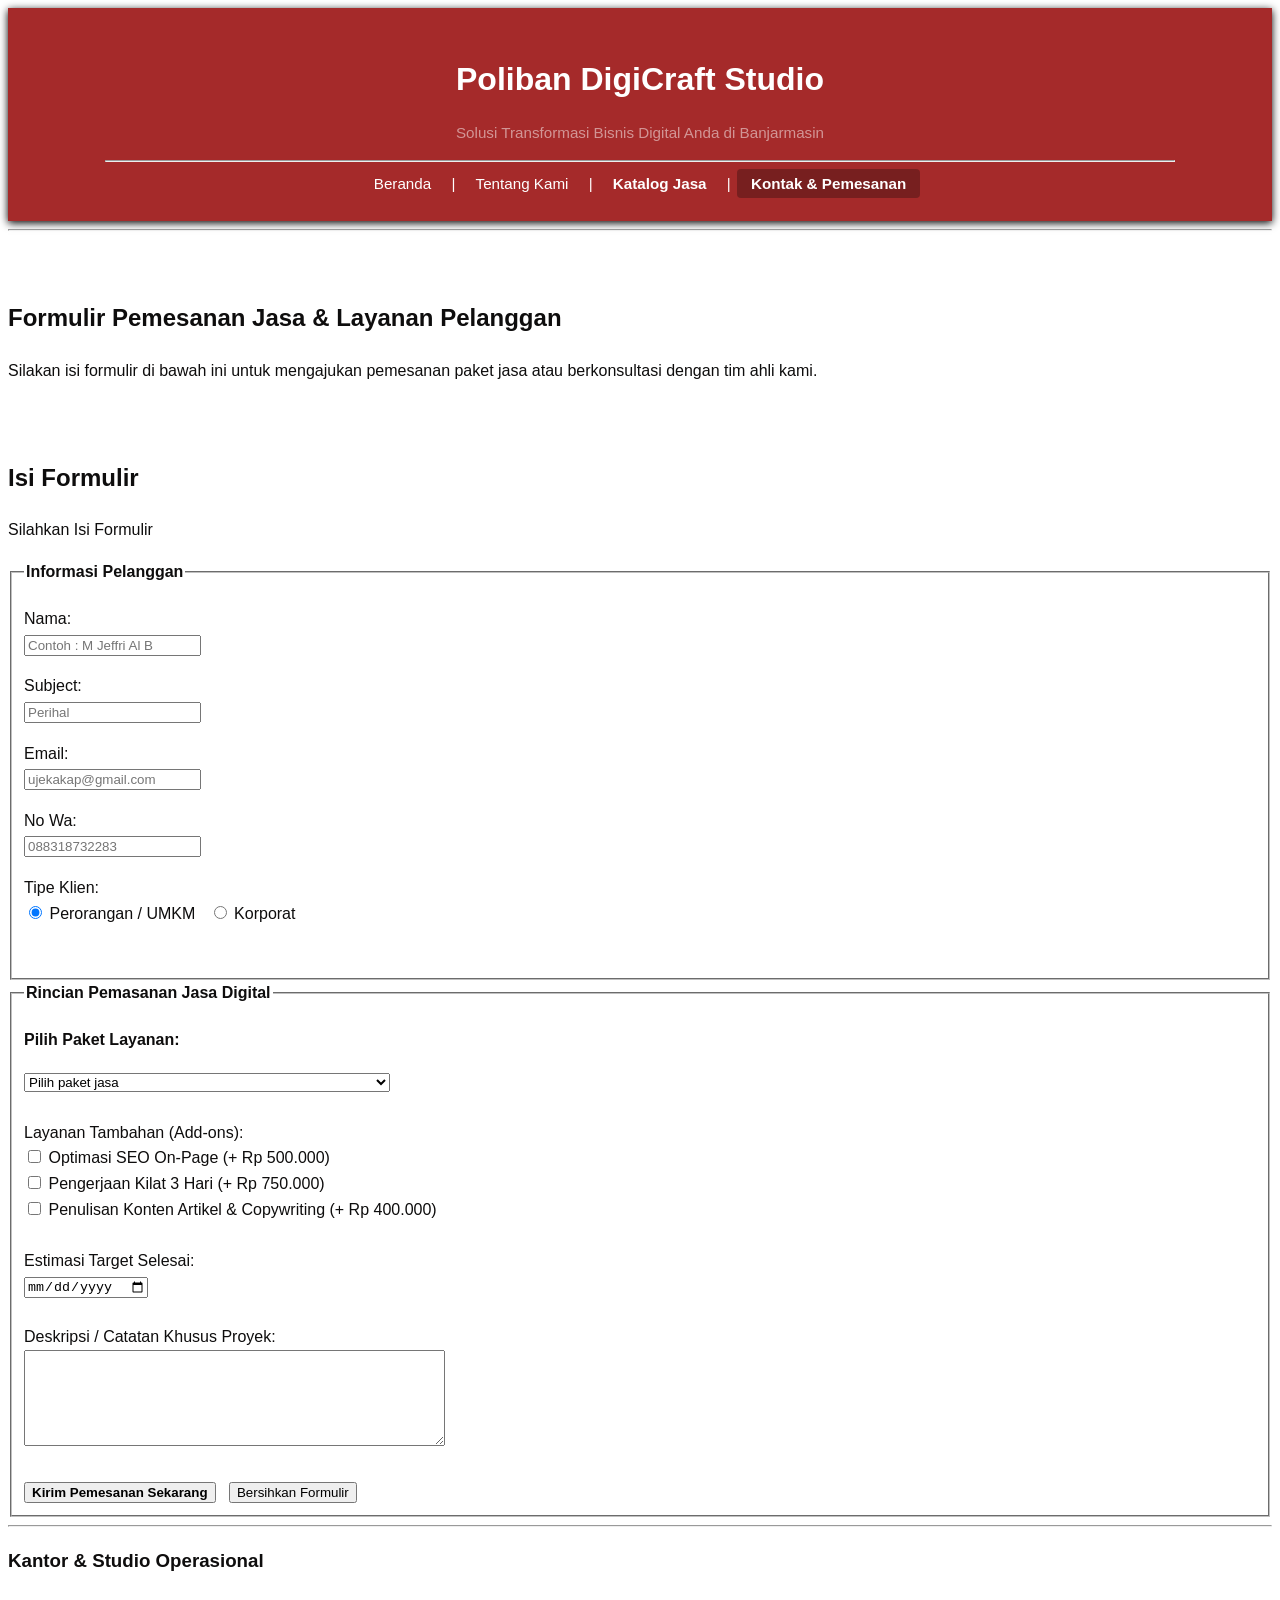
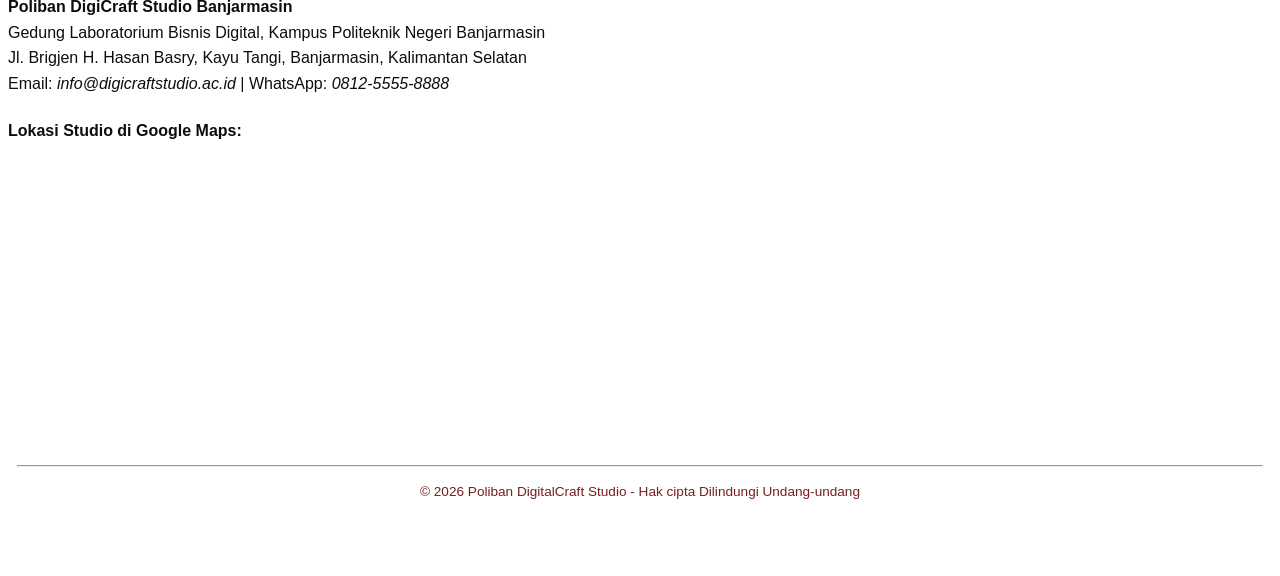
<file: portofolio/kontak.html>
<!DOCTYPE html>
<html lang="id">
<head>
    <meta charset="UTF-8">

    <meta name="viewport" content="width=device-width, initial-scale=1.0">
    <title>Kontak & Pemesanan - Poliban DigiCraft Studio</title>
    <style>
        :root {
        font-family: "Inter", sans-serif;

        }
    </style>
</head>

<body>
<!-- Header & Navigasi Utama Website -->
<link rel="stylesheet" href="style/style.css">
 <header>
    <div class ="container">
     <h1>Poliban DigiCraft Studio</h1>
     <p>Solusi Transformasi Bisnis Digital Anda di Banjarmasin</p>
     <hr>
     <nav>
         <!-- Menu Navigasi Timbal Balik -->
          <a href="index.html">Beranda</a> |
          <a href="tentang.html">Tentang Kami</a> |
          <a href="produk.html"><b>Katalog Jasa</b></a> |
          <a href="kontak.html"class="active">Kontak & Pemesanan</a>
      </nav>
    </header>
    <hr>


<main>
    <h2>Formulir Pemesanan Jasa & Layanan Pelanggan</h2>
    <p>
        Silakan isi formulir di bawah ini untuk mengajukan
        pemesanan paket jasa atau berkonsultasi dengan tim ahli kami.
    </p>
</main>
        <section>
            <h2>Isi Formulir</h2>
            <p>Silahkan Isi Formulir</p>
        </section>
       <form action="#" method="post">
        <!-- Grup 1 : Data Diri Pelanggan -->
        <fieldset>
        <legend><b>Informasi Pelanggan</b></legend>
        <p>
            <label>Nama:</label><br>
            <input type="text" name="Nama" placeholder="Contoh : M Jeffri Al B" required/>
        </p>
        <p>
            <label>Subject:</label><br>
            <input type="text" name="subject" placeholder="Perihal" />
        </p>
        <p>
            <label>Email:</label><br>
            <input type="email" name="email" placeholder="ujekakap@gmail.com" required/>
        </p>
        <label>No Wa:</label><br>
            <input type="tel" name="No Wa" placeholder="088318732283" required/>
        <p>
         <label>Tipe Klien:</label><br>
            <input type="radio" id="kategori_personal" name="Tipe Klien" value="Personal" checked/>
            <label for="kategori_personal">Perorangan / UMKM</label>&nbsp;&nbsp;
            <input type="radio" id="kategori_korporat" name="Tipe Klien" value="Korporat">
            <label for="kategori_korporat">Korporat</label>
            <br><br>
        </p>
        </fieldset>
        <!-- Grup 2 : Detail Pemesanan Klien -->
         <fieldset>
         <legend><b>Rincian Pemasanan Jasa Digital</b></legend>
         <p>
           <label for="pilih_paket">
            <b>Pilih Paket Layanan:</b>
            </label><br>
         </p>
         <select id="pilih_paket" name="pilih_paket" required>
            <option value="">
            Pilih paket jasa
            </option>
         <!-- Pilihan Paket Jasa -->
        <option value="Silver">
            Paket Silver Branding (Rp 1.500.000)
            </option>

         <option value="Gold">
            Paket Gold Web Development (Rp 3.000.000)
         </option>
         
         <option value="Platinum">
            Paket Platinum Full Digital Transformasion (Rp 5.000.000)
         </option>

         <option value="Custom">
            Konsultasi Custom Project
         </option>
         </select>
         <br><br>
         <!-- Layanan Tambahan (Add-ons) -->
         <label>Layanan Tambahan (Add-ons):</label><br>

         <input type="checkbox"
                id="addon_seo"
                name="addons[]"
                value="SEO Optimization">

         <label for="addon_seo">
        Optimasi SEO On-Page (+ Rp 500.000)
    </label>

    <br>

    <input type="checkbox"
           id="addon_express"
           name="addons[]"
           value="Express Delivery">

    <label for="addon_express">
        Pengerjaan Kilat 3 Hari (+ Rp 750.000)
    </label>

    <br>

    <input type="checkbox"
           id="addon_content"
           name="addons[]"
           value="Content Writing">

    <label for="addon_content">
        Penulisan Konten Artikel & Copywriting (+ Rp 400.000)
    </label>

    <br><br>
    <!-- Estimasi Proyek Selesai -->
    <label for="target_selesai">
        Estimasi Target Selesai:
    </label><br>

    <input type="date"
           id="target_selesai"
           name="target_selesai">

    <br><br>
    <!-- Detail Pesanan / Catatan Khusus -->
    <label for="detail_pesan">
        Deskripsi / Catatan Khusus Proyek:
    </label><br>

    <textarea id="detail_pesan"
            name="detail_pesan"
            rows="6"
            cols="50"
            placeholder="Tuliskan gambaran singkat mengenai proyek yang Anda inginkan...">
    </textarea>
    
    <br><br>
    <!-- Tombol Aksi -->
    <button type="submit"><b>Kirim Pemesanan Sekarang</b></button>
    &nbsp;
    <button type="reset">Bersihkan Formulir</button>
    </fieldset>
    <!-- Bagian Informasi ALamat Dan Peta Studio -->
     <section>

    <hr>

    <h3>Kantor & Studio Operasional</h3>

    <p>
        <b>Poliban DigiCraft Studio Banjarmasin</b><br>
        Gedung Laboratorium Bisnis Digital,
        Kampus Politeknik Negeri Banjarmasin<br>
        Jl. Brigjen H. Hasan Basry, Kayu Tangi,
        Banjarmasin, Kalimantan Selatan<br>
        Email: <i>info@digicraftstudio.ac.id</i> |
        WhatsApp: <i>0812-5555-8888</i>
    </p>

    <h4>Lokasi Studio di Google Maps:</h4>

    <iframe
        src="https://maps.google.com/maps?q=Politeknik%20Negeri%20Banjarmasin&t=&z=15&ie=UTF8&iwloc=&output=embed"
        width="100%"
        height="250"
        frameborder="0"
        style="border:0;"
        allowfullscreen="">
    </iframe>

    </section>
            
         </p>   
         </fieldset>
    </form>
    </main>
 <footer>
    <hr>
    <p align="center">&copy; 2026 Poliban DigitalCraft Studio - Hak cipta Dilindungi Undang-undang</p>
 </footer>
</body>
</html>
</file>
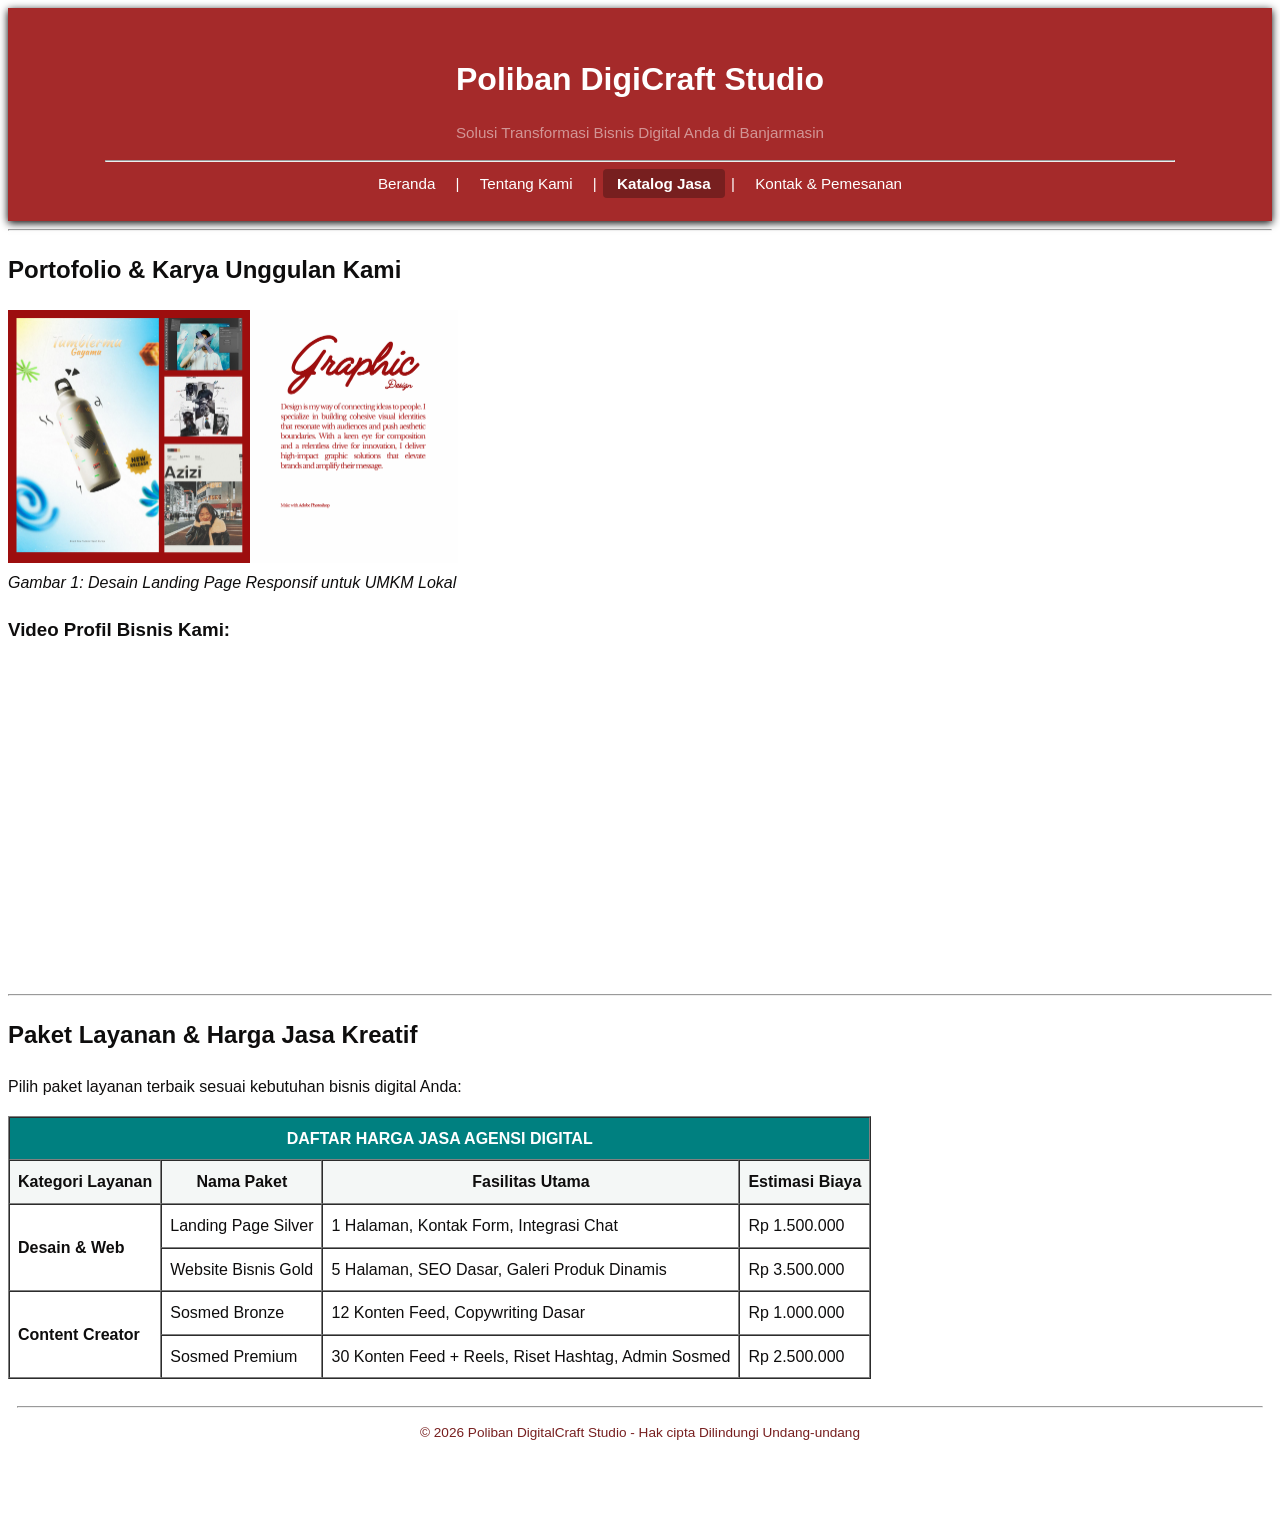
<file: portofolio/produk.html>
<!DOCTYPE html>
<html lang="id">
<head>
    <meta charset="UTF-8">
    <style>
        :root {
        font-family: "Inter", sans-serif;

        }
    </style>
    <title>Katalog Produk & Portofolio Poliban DigiCraft Studio</title>
</head>
<body>
 <!-- Bagian Kepala Halaman (Header & Navigasi) -->
  <link rel="stylesheet" href="style/style.css">
 <header>
    <div class ="container">
     <h1>Poliban DigiCraft Studio</h1>
     <p>Solusi Transformasi Bisnis Digital Anda di Banjarmasin</p>
     <hr>
     <nav>
         <!-- Menu Navigasi Timbal Balik -->
          <a href="index.html">Beranda</a> |
          <a href="tentang.html">Tentang Kami</a> |
          <a href="produk.html" class="active"><b>Katalog Jasa</b></a> |
          <a href="kontak.html">Kontak & Pemesanan</a>
      </nav>
    </header>

    <hr>

 <!-- Section Portofolio & Video -->
 <section>
     <h2>Portofolio & Karya Unggulan Kami</h2>
        
     <!-- Menampilkan Gambar Mockup -->
     <p>
     <img src="5.png" alt="Mockup Desain Landing Page Agensi" width="450">
     <br>
     <em>Gambar 1: Desain Landing Page Responsif untuk UMKM Lokal</em>
     </p>

     <!-- Menyematkan Video YouTube Profil Agensi -->
     <div>
         <h3>Video Profil Bisnis Kami:</h3>
         <iframe width="560" height="315" 
             src="https://www.youtube.com/embed/twetjLcx4hKVtg4&list=RDFI0IgTs9ctM" 
             title="YouTube video player" frameborder="0" 
             allow="accelerometer; autoplay; clipboard-write; encrypted-media; gyroscope" 
             allowfullscreen>
         </iframe>
     </div>
    </section>
    <hr>

 <!-- Section Tabel Paket Harga -->
    <section>
     <h2>Paket Layanan & Harga Jasa Kreatif</h2>
     <p>Pilih paket layanan terbaik sesuai kebutuhan bisnis digital Anda:</p>
        
     <table border="1" cellpadding="8" cellspacing="0">
     <thead>
 <!-- Baris Judul Tabel Menggunakan Colspan -->
     <tr bgcolor="#008080">
     <th colspan="4"><font color="white">DAFTAR HARGA JASA AGENSI DIGITAL</font></th>
     </tr>
     <tr bgcolor="#F4F7F6">
     <th>Kategori Layanan</th>
     <th>Nama Paket</th>
     <th>Fasilitas Utama</th>
     <th>Estimasi Biaya</th>
        </tr>
        </thead>
        <tbody>
        <tr>
 <!-- Kategori Web Menggabungkan 2 Baris Vertikal Menggunakan Rowspan -->
     <td rowspan="2"><b>Desain & Web</b></td>
     <td>Landing Page Silver</td>
     <td>1 Halaman, Kontak Form, Integrasi Chat</td>
     <td>Rp 1.500.000</td>
     </tr>
     <tr>
     <td>Website Bisnis Gold</td>
     <td>5 Halaman, SEO Dasar, Galeri Produk Dinamis</td>
     <td>Rp 3.500.000</td>
         </tr>
         <tr>
 <!-- Kategori Content Menggabungkan 2 Baris Vertikal Menggunakan Rowspan -->
     <td rowspan="2"><b>Content Creator</b></td>
     <td>Sosmed Bronze</td>
     <td>12 Konten Feed, Copywriting Dasar</td>
     <td>Rp 1.000.000</td>
         </tr>
         <tr>
     <td>Sosmed Premium</td>
     <td>30 Konten Feed + Reels, Riset Hashtag, Admin Sosmed</td>
     <td>Rp 2.500.000</td>
     </tr>
 </tbody>
 </table>
 </section>
 <footer>
    <hr>
    <p align="center">&copy; 2026 Poliban DigitalCraft Studio - Hak cipta Dilindungi Undang-undang</p>
 </footer>
</body>
</html>
</file>
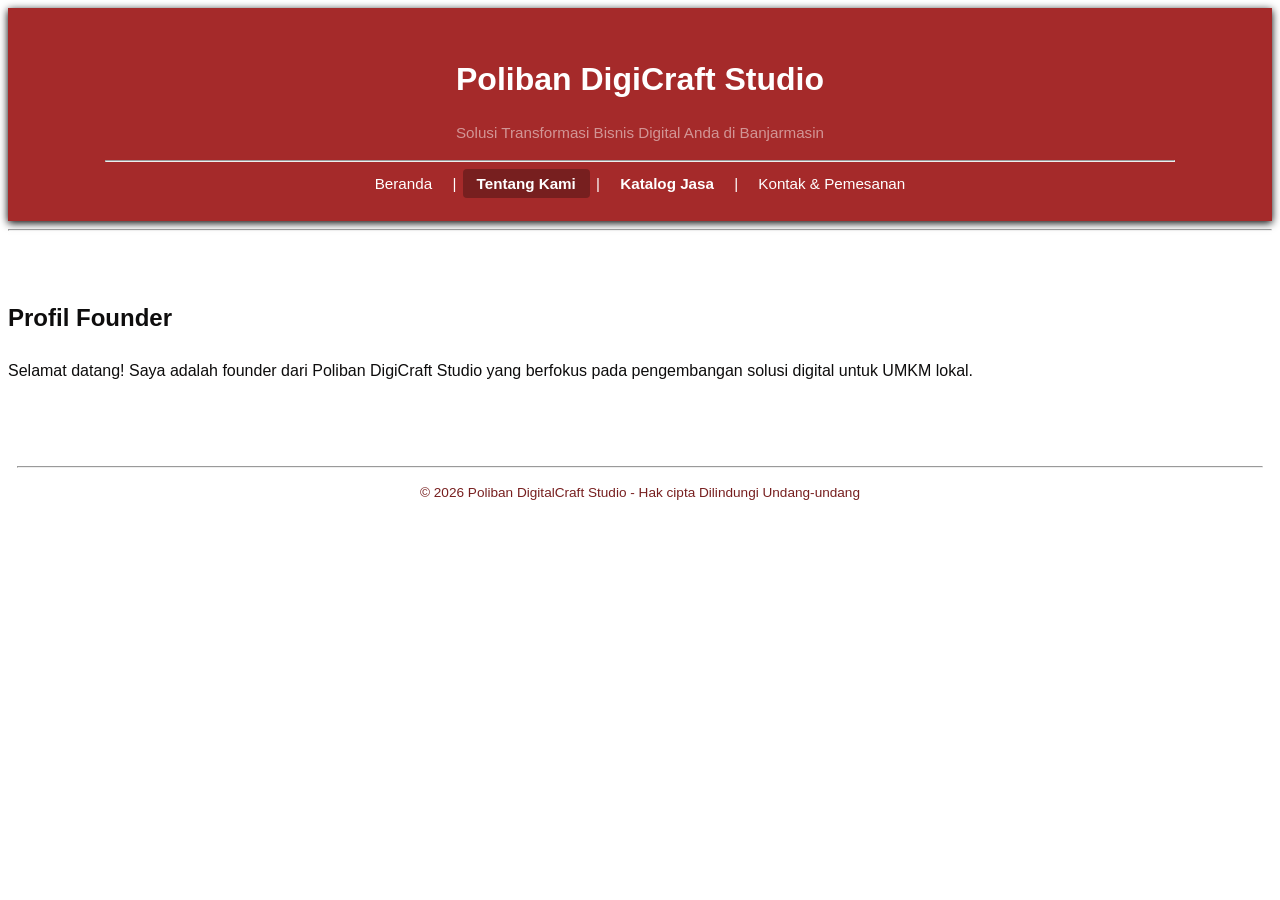
<file: portofolio/tentang.html>
<!DOCTYPE html>
<html lang="id">
<head>
    <meta charset="UTF-8">
    <style>
        :root {
        font-family: "Inter", sans-serif;

        }
    </style>
    <title>Tentang Founder - Poliban DigiCraft Studio</title>
</head>
<body>

    <link rel="stylesheet" href="style/style.css">
 <header>
    <div class ="container">
     <h1>Poliban DigiCraft Studio</h1>
     <p>Solusi Transformasi Bisnis Digital Anda di Banjarmasin</p>
     <hr>
     <nav>
         <!-- Menu Navigasi Timbal Balik -->
          <a href="index.html">Beranda</a> |
          <a href="tentang.html"class="active">Tentang Kami</a> |
          <a href="produk.html"><b>Katalog Jasa</b></a> |
          <a href="kontak.html">Kontak & Pemesanan</a>
      </nav>
    </header>
    <hr>

    <main>
        <section>
            <h2>Profil Founder</h2>
            <p>Selamat datang! Saya adalah founder dari Poliban DigiCraft Studio yang berfokus pada pengembangan solusi digital untuk UMKM lokal.</p>
        </section>
    </main>
 <footer>
    <hr>
    <p align="center">&copy; 2026 Poliban DigitalCraft Studio - Hak cipta Dilindungi Undang-undang</p>
 </footer>
</body>
</html>
</file>
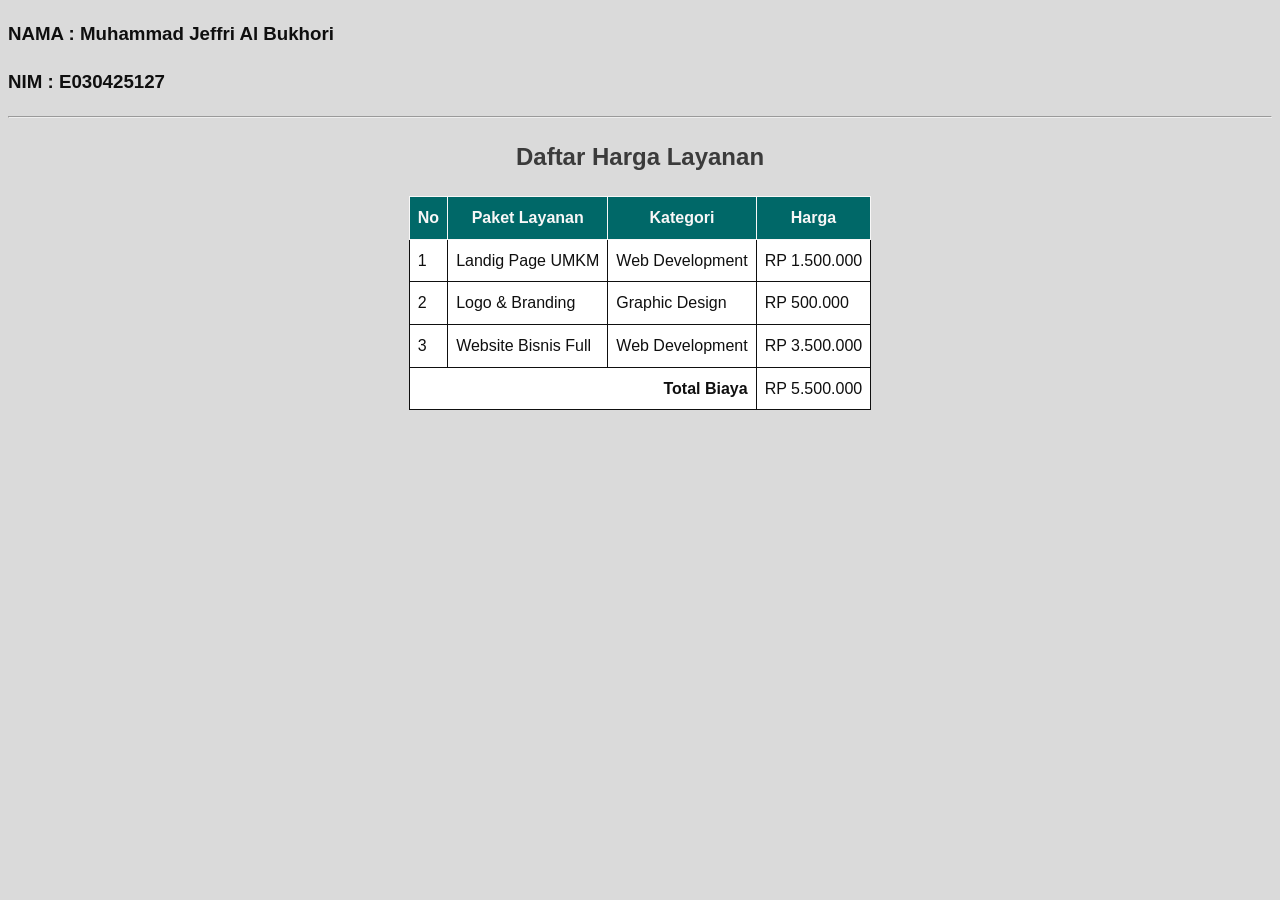
<file: portofolio/kuis/kuis-css.html>
<!DOCTYPE html>
<html lang="en">

<head>
    <meta charset="UTF-8">
    <meta name="viewport" content="width=device-width, initial-scale=1.0">
    <title>assignment
    </title>
    <link rel="stylesheet" href="style.css">
</head>

<body>
    <!-- Header -->
    <h3>NAMA : Muhammad Jeffri Al Bukhori</h3>
    <h3>NIM : E030425127</h3>
    <hr>
</body>
<div>
    <h2> Daftar Harga Layanan</h2>
</div>
<table>
    <thead>
        <!-- Baris Judul Tabel Menggunakan Colspan -->
        <tr></tr>
        <tr>
            <th>No</th>
            <th>Paket Layanan</th>
            <th>Kategori</th>
            <th>Harga</th>
        </tr>
    <tbody>
        <tr>
            <td>1</td>
            <td>Landig Page UMKM</td>
            <td>Web Development</td>
            <td>RP 1.500.000</td>
        </tr>

        <tr>
            <td>2</td>
            <td>Logo & Branding</td>
            <td>Graphic Design</td>
            <td>RP 500.000</td>
        </tr>

        <tr>
            <td>3</td>
            <td>Website Bisnis Full</td>
            <td>Web Development</td>
            <td>RP 3.500.000</td>
        </tr>

        <tr>
            <td colspan="3" class="total">Total Biaya</td>
            <td>RP 5.500.000</td>

        </tr>
</file>
<file: style.css>
:root {
  --bg: #07111f;
  --bg-2: #0d1a2b;
  --panel: rgba(17, 27, 42, 0.8);
  --panel-strong: #101d31;
  --card: #0f1d2f;
  --card-soft: #152840;
  --line: rgba(255, 255, 255, 0.08);
  --text: #edf3ff;
  --muted: #9caecf;
  --primary: #52d6a0;
  --primary-2: #30b98a;
  --accent: #f6c453;
  --danger: #ff6b6b;
  --success: #2ad39f;
  --shadow: 0 20px 50px rgba(7, 17, 31, 0.45);
}

* {
  box-sizing: border-box;
}

html {
  scroll-behavior: smooth;
}

body {
  margin: 0;
  font-family: "Inter", sans-serif;
  background:
    radial-gradient(circle at top left, rgba(82, 214, 160, 0.18), transparent 28%),
    linear-gradient(135deg, #061019 0%, #091d2f 35%, #07111f 100%);
  color: var(--text);
}

img {
  max-width: 100%;
  display: block;
}

a {
  color: inherit;
  text-decoration: none;
}

button {
  font: inherit;
  cursor: pointer;
  border: none;
}

.container {
  width: min(1160px, calc(100% - 32px));
  margin: 0 auto;
}

.topbar {
  position: sticky;
  top: 0;
  z-index: 10;
  backdrop-filter: blur(12px);
  background: rgba(7, 17, 31, 0.72);
  border-bottom: 1px solid var(--line);
}

.nav {
  display: flex;
  align-items: center;
  justify-content: space-between;
  min-height: 82px;
}

.brand {
  display: inline-flex;
  align-items: center;
  gap: 10px;
  font-size: 1.3rem;
  font-weight: 800;
  letter-spacing: -0.04em;
}

.brand-mark {
  display: inline-flex;
  align-items: center;
  justify-content: center;
  width: 34px;
  height: 34px;
  border-radius: 12px;
  background: linear-gradient(135deg, var(--primary), var(--accent));
  color: #04131d;
  font-weight: 900;
}

.nav-links {
  display: flex;
  align-items: center;
  gap: 28px;
  color: var(--muted);
  font-size: 0.96rem;
}

.nav-links a {
  transition: color 0.2s ease;
}

.nav-links a:hover {
  color: var(--text);
}

.nav-actions {
  display: flex;
  align-items: center;
  gap: 12px;
}

.btn {
  border-radius: 12px;
  padding: 0.9rem 1.4rem;
  font-weight: 700;
  transition: transform 0.2s ease, box-shadow 0.2s ease;
}

.btn:hover {
  transform: translateY(-1px);
}

.btn-primary {
  background: linear-gradient(135deg, var(--primary), var(--primary-2));
  color: #031721;
  box-shadow: 0 12px 24px rgba(82, 214, 160, 0.25);
}

.btn-secondary,
.btn-ghost {
  background: rgba(255, 255, 255, 0.02);
  color: var(--text);
  border: 1px solid var(--line);
}

.btn.small {
  padding: 0.75rem 1rem;
  font-size: 0.84rem;
}

.hero {
  padding: 82px 0 54px;
}

.hero-grid {
  display: grid;
  grid-template-columns: 1.15fr 0.85fr;
  align-items: center;
  gap: 48px;
}

.pill {
  display: inline-flex;
  align-items: center;
  border-radius: 999px;
  padding: 0.55rem 0.9rem;
  background: rgba(82, 214, 160, 0.12);
  border: 1px solid rgba(82, 214, 160, 0.3);
  color: var(--primary);
  font-size: 0.82rem;
  font-weight: 700;
  letter-spacing: 0.02em;
}

.pill.dark {
  background: rgba(255, 255, 255, 0.03);
  border-color: var(--line);
  color: var(--muted);
}

.hero-copy h1 {
  margin: 18px 0 18px;
  font-size: clamp(2.8rem, 4vw, 5rem);
  line-height: 0.98;
  letter-spacing: -0.06em;
}

.hero-copy p {
  max-width: 600px;
  margin: 0;
  color: var(--muted);
  font-size: 1.08rem;
  line-height: 1.8;
}

.hero-actions {
  display: flex;
  align-items: center;
  gap: 14px;
  margin-top: 28px;
}

.stats-list {
  list-style: none;
  display: flex;
  gap: 38px;
  padding: 0;
  margin: 34px 0 0;
  flex-wrap: wrap;
}

.stats-list li {
  display: flex;
  flex-direction: column;
  gap: 5px;
}

.stats-list strong {
  font-size: 1.8rem;
  letter-spacing: -0.05em;
}

.stats-list span {
  color: var(--muted);
  font-size: 0.88rem;
}

.ticket-card {
  background: linear-gradient(180deg, rgba(18, 30, 45, 0.88), rgba(10, 17, 29, 0.9));
  border: 1px solid var(--line);
  border-radius: 28px;
  padding: 24px 22px 20px;
  box-shadow: var(--shadow);
}

.ticket-head,
.market-top,
.ticket-footer,
.odds-row,
.section-head,
.footer-inner {
  display: flex;
  align-items: center;
  justify-content: space-between;
  gap: 16px;
}

.eyebrow {
  margin: 0;
  color: var(--muted);
  font-size: 0.76rem;
  text-transform: uppercase;
  letter-spacing: 0.08em;
}

.ticket-head h2 {
  margin: 6px 0 0;
  font-size: 1.8rem;
  letter-spacing: -0.05em;
}

.ticket-tag {
  display: inline-flex;
  align-items: center;
  justify-content: center;
  padding: 0.6rem 0.8rem;
  border-radius: 10px;
  color: var(--success);
  background: rgba(42, 211, 159, 0.12);
  border: 1px solid rgba(42, 211, 159, 0.2);
  font-weight: 700;
}

.match-list {
  margin-top: 20px;
  display: grid;
  gap: 14px;
}

.match-item {
  display: flex;
  justify-content: space-between;
  align-items: center;
  gap: 16px;
  padding: 14px 12px;
  border-radius: 16px;
  background: rgba(255, 255, 255, 0.02);
  border: 1px solid var(--line);
}

.league {
  display: block;
  color: var(--muted);
  font-size: 0.72rem;
  text-transform: uppercase;
  letter-spacing: 0.08em;
}

.match-item p {
  margin: 6px 0 0;
  font-weight: 600;
}

.match-item strong {
  font-size: 1.3rem;
  color: var(--accent);
}

.ticket-footer {
  margin-top: 18px;
  padding-top: 18px;
  border-top: 1px solid var(--line);
}

.ticket-footer span {
  display: block;
  color: var(--muted);
  font-size: 0.78rem;
}

.ticket-footer strong {
  display: block;
  margin-top: 6px;
  font-size: 1.7rem;
  letter-spacing: -0.05em;
}

.market,
.features,
.steps,
.faq {
  padding: 42px 0 30px;
}

.section-head {
  margin-bottom: 26px;
}

.section-head h2 {
  margin: 16px 0 0;
  font-size: clamp(1.9rem, 3vw, 2.8rem);
  letter-spacing: -0.05em;
}

.text-link {
  color: var(--primary);
  font-weight: 700;
}

.cards-grid,
.feature-grid,
.step-grid {
  display: grid;
  grid-template-columns: repeat(3, minmax(0, 1fr));
  gap: 22px;
}

.market-card,
.feature-item,
.step-card,
.faq-item {
  background: rgba(13, 24, 37, 0.8);
  border: 1px solid var(--line);
  border-radius: 22px;
  padding: 20px;
  box-shadow: 0 16px 30px rgba(7, 17, 31, 0.18);
}

.market-top {
  margin-bottom: 18px;
}

.tag {
  display: inline-flex;
  align-items: center;
  justify-content: center;
  border-radius: 999px;
  padding: 0.38rem 0.7rem;
  font-size: 0.72rem;
  font-weight: 700;
}

.tag.success {
  background: rgba(42, 211, 159, 0.15);
  color: var(--success);
}

.tag.warning {
  background: rgba(246, 196, 83, 0.1);
  color: var(--accent);
}

.tag.info {
  background: rgba(96, 155, 255, 0.12);
  color: #7db3ff;
}

.time {
  color: var(--muted);
  font-size: 0.78rem;
}

.market-card h3,
.feature-item h3,
.step-card h3,
.faq-item h3 {
  margin: 0 0 8px;
  font-size: 1.28rem;
  letter-spacing: -0.04em;
}

.market-card p,
.feature-item p,
.step-card p,
.faq-item p {
  margin: 0;
  color: var(--muted);
  line-height: 1.7;
}

.odds-row {
  margin-top: 18px;
  padding-top: 16px;
  border-top: 1px solid var(--line);
}

.odds-row span {
  color: var(--muted);
}

.odds-row strong {
  font-size: 1.6rem;
  letter-spacing: -0.04em;
  color: var(--primary);
}

.center {
  text-align: center;
  justify-content: center;
}

.feature-item {
  text-align: center;
  padding-top: 28px;
}

.icon {
  width: 64px;
  height: 64px;
  display: inline-flex;
  align-items: center;
  justify-content: center;
  border-radius: 18px;
  margin-bottom: 18px;
  background: linear-gradient(135deg, rgba(82, 214, 160, 0.18), rgba(246, 196, 83, 0.17));
  font-size: 1.8rem;
}

.step-wrap {
  padding-top: 10px;
}

.step-card {
  text-align: center;
}

.step-number {
  display: inline-flex;
  align-items: center;
  justify-content: center;
  font-weight: 800;
  color: var(--primary);
  margin-bottom: 16px;
  width: 54px;
  height: 54px;
  border-radius: 16px;
  background: rgba(82, 214, 160, 0.12);
  border: 1px solid rgba(82, 214, 160, 0.2);
}

.promo-box {
  display: flex;
  align-items: center;
  justify-content: space-between;
  gap: 20px;
  padding: 30px 32px;
  border-radius: 28px;
  border: 1px solid rgba(82, 214, 160, 0.25);
  background: linear-gradient(135deg, rgba(82, 214, 160, 0.15), rgba(19, 33, 51, 0.9));
}

.promo-box h2 {
  margin: 14px 0 0;
  font-size: clamp(2rem, 3vw, 2.9rem);
  letter-spacing: -0.055em;
}

.faq-wrap {
  padding-bottom: 24px;
}

.faq-list {
  display: grid;
  gap: 18px;
}

.footer {
  padding: 26px 0 48px;
  border-top: 1px solid var(--line);
  background: rgba(4, 9, 17, 0.5);
}

.footer-inner {
  min-height: 30px;
}

.footer p {
  margin: 0;
  color: var(--muted);
}

@media (max-width: 900px) {
  .hero-grid,
  .cards-grid,
  .feature-grid,
  .step-grid {
    grid-template-columns: 1fr;
  }

  .nav {
    flex-wrap: wrap;
    justify-content: center;
    padding: 20px 0;
  }

  .nav-links {
    width: 100%;
    justify-content: center;
  }

  .promo-box,
  .section-head,
  .footer-inner {
    flex-direction: column;
    text-align: center;
  }
}

@media (max-width: 560px) {
  .hero {
    padding-top: 50px;
  }

  .hero-actions,
  .nav-actions {
    flex-direction: column;
    width: 100%;
  }

  .btn {
    width: 100%;
  }

  .stats-list {
    gap: 20px;
  }
}
</file>
<file: portofolio/style/style.css>
/* CSS VARIABLE */
:root {
    --primarycolor: brown;
    --primary-dark: rgb(119, 31, 31);
    --secondary-color: rgb(116, 0, 0);
    --accent-color: rgb(53, 0, 0);
    --bg-light: rgba(255, 255, 255, 0.25);
    --white: white;
    --text-muted: rgb(14, 13, 13);
    --border-color: #e0e0e0;
    --shadow-soft: 0 4px 12px rgba(0, 0, 0, 0.09);
    --shadow-hover: 0 8px 24px rgba(0, 0, 0, 0.15);
    --transition-fast: all 0.3s ease;
    
}


/* 2.CSS RESET */
* {
    margin: 20;
    padding: 20;
    box-sizing: border-box;
}

body {
    font-family: Arial, Helvetica, sans-serif;
    line-height: 1.6;
    color: var(--text-muted);
    background-color: var(--white);
}

/* LAYOUT CONTAINER */

.container {
    width: 90%;
    max-width: 1100px;
    margin: 0 auto;
    padding: 0 15px;
}

/* Header & Nav */
header {
    background-color: var(--primarycolor);
    color: var(--white);
    padding: 25px 0;
    text-align: center;
    box-shadow: 0 2px 8px rgba(0, 0, 0, 1);
}

header h1 {
    font-size: 2rem;
    margin-bottom: 5px;
}

header p {
    font-size: 0.95rem;
    opacity: 0.5;
    margin-bottom: 15px;
}

nav {
    margin-top: 10px;
    font-size: 0.95rem;
}

nav a {
    color: var(--white);
    text-decoration: none;
    padding: 6px 14px;
    margin: 0 2px;
    border-radius: 4px;
    transition: var(--transition-fast);
}

nav a:hover,
nav a.active {
    background-color: var(--primary-dark);
    font-weight: bold;
}

/* Main content */
main {
    padding: 40px 0;

}

.section {
    margin-bottom: 50px;
}

.section-title {
    text-align: center;
    font-size: 1.8rem;
    color: var(--secondary-color);
}

.section-subtitle {
    text-align: center;
    font-size: 0.9rem;
    margin-bottom: 30px;
    color: var(--text-muted);
}

/* CARD & GRID */
.card-grid {
    display: flex;
    flex-wrap: wrap;
    gap: 25px;
    justify-content: center;
}

.card {
    background-color: var(--white);
    border: 1px solid var(--border-color);
    border-radius: 12px;
    box-shadow: 0 4px 12px var(--shadow-soft);
    box-sizing: border-box;
    overflow: hidden;
    display: flex;
    flex-direction: column;
    flex: 1 1 300px;
    max-width: 340px;
    transform: var(--transition-fast);
}

.card-img {
    width: 100%;
    height: 190%;
    object-fit: cover;
}

.card:hover {
    transform: translateY(-8px);
    box-shadow: var(--shadow-soft);
}

.pricing-card {
    text-align: center;
    position: relative;
    aspect-ratio: 3 / 4;
    display: flex;
    flex-direction: column;
}

.card-body {
    padding: 24px;
    display: flex;
    flex-direction: column;
    flex-grow: 1;
}

.card-title {
    font-size: 0.9rem;
    color: var(--text-muted);
    margin-bottom: 10px;
}

.card.text {
    font-size: 0.9rem;
    color: var(--text-muted);
    margin-bottom: 15px;
}

.video-container {
    position: relative;
    padding-bottom: 56.2%;
    height: 0;
    overflow: hidden;
    background-color: #000;
}

.video-container iframe {
    position: absolute;
    top: 0;
    left: 0;
    width: 100%;
    height: 100%;
    border: 0;
}

.badge {
    display: inline-block;
    padding: 4px 12px;
    font-size: 0.75rem;
    font-weight: bold;
    text-transform: uppercase;
    background-color: #f2e0e0;
    color: var(--primarycolor);
    border-radius: 20px;
    margin-bottom: 12px;
}

.card-price {
    font-size: 1.6rem;
    font-weight: bold;
    color: var(--primarycolor);
    margin: 8px 0 15px 0;
}

.card-features {
    list-style: none;
    margin-bottom: 20px;
    text-align: left;
    padding: 0 5px;
}

.card-features li {
    font-size: 0.9rem;
    padding: 7px 0;
    border-bottom: 1px dashed var(--border-color);
    color: var(--primary-dark);
}

.card-features li::before {
    content:✓;
    color: var(--primarycolor);
    font-weight: bold;
}

.btn-primary {
    display: inline-block;
    background-color: var(--primarycolor);
    color: var(--white);
    padding: 10px 20px;
    text-decoration: none;
    border-radius: 6px;
    font-weight: bold;
    font-size: 0.9rem;
    text-align: center;
    margin-top: auto;
    transition: var(--transition-fast);
}

a.btn-primary :hover {
    background-color: var(--primary-dark);
    color: var(--white)
    
}

.pricing-card.features {
    border: 2px solid var(--primarycolor);
    transform: scale(1.2);
}

.pricing-card.features :hover {
    transform: scale(1.1) translateY(-8px);
}

.badge-featured {
    background-color: var(--accent-color);
    color: var(--white);
}

footer {
    background-color: var(--bg-light);
    color: var(--primary-dark);
    text-align: center;
    padding: 20px 9px;
    margin-bottom: 40px;
    font-size: 0.85rem;
}
</file>
<file: portofolio/biodata.css>
/* Import Font Monospace & Sans-Serif agar mirip referensi */
@import url('https://fonts.googleapis.com/css2?family=Inter:wght@400;600;700;800&family=JetBrains+Mono:wght@400;500;700&display=swap');

:root {
  --bg-page: #0B0E11;
  --bg-card: #13171D;
  --bg-card-hover: #181D24;
  --accent-green: #43E98B;
  --text-white: #F3F4F6;
  --text-muted: #8B949E;
  --border-subtle: #1F242D;
}

* {
  box-sizing: border-box;
  margin: 0;
  padding: 0;
}

body {
  background-color: var(--bg-page);
  color: var(--text-white);
  font-family: 'Inter', -apple-system, BlinkMacSystemFont, sans-serif;
  max-width: 960px;
  margin: 0 auto;
  padding: 48px 24px 80px;
  line-height: 1.6;
}

/* --- TOP BAR ALA REFERENSI ("PORTOFOLIO / 2026") --- */
body::before {
  content: "PORTOFOLIO / 2026 \00a0\00a0\00a0\00a0\00a0\00a0\00a0\00a0\00a0\00a0 [MUHAMMAD JEFFRI]";
  display: flex;
  justify-content: space-between;
  font-family: 'JetBrains Mono', monospace;
  font-size: 0.78rem;
  letter-spacing: 0.12em;
  color: var(--text-muted);
  margin-bottom: 48px;
  padding-bottom: 16px;
  border-bottom: 1px solid var(--border-subtle);
}

/* --- HERO TITLE  --- */
h1 {
  font-size: clamp(2.4rem, 6vw, 4rem);
  font-weight: 800;
  color: var(--accent-green);
  line-height: 1.05;
  letter-spacing: -0.03em;
  margin-bottom: 12px;
  text-transform: uppercase;
}

/* Sub-deskripsi tepat di bawah H1 */
h1::after {
  content: "Mahasiswa Bisnis Digital — Politeknik Negeri Banjarmasin";
  display: block;
  font-size: 1.25rem;
  font-weight: 600;
  color: var(--text-white);
  letter-spacing: -0.01em;
  text-transform: none;
  margin-top: 14px;
  margin-bottom: 48px;
}

/* --- SECTION HEADERS  --- */
h2 {
  font-family: 'JetBrains Mono', monospace;
  font-size: 0.8rem;
  font-weight: 500;
  text-transform: uppercase;
  letter-spacing: 0.14em;
  color: var(--text-muted);
  margin-bottom: 20px;
  grid-column: 1 / -1;
}

/* Jarak antar blok utama */
div {
  margin-bottom: 52px;
}

/* --- BAGIAN 1: PROFIL UTAMA --- */
div:nth-of-type(1) {
  display: grid;
  grid-template-columns: repeat(4, 1fr);
  gap: 20px;
  padding-bottom: 36px;
  border-bottom: 1px solid var(--border-subtle);
}

div:nth-of-type(1) p {
  display: flex;
  flex-direction: column;
  gap: 6px;
  font-size: 0.95rem;
  color: var(--text-muted);
}

/* Label putih tebal di atas  */
div:nth-of-type(1) p span {
  font-weight: 700;
  font-size: 0.95rem;
  color: var(--text-white);
}

div:nth-of-type(1) p strong {
  font-weight: 400;
  color: var(--text-muted);
  display: flex;
  flex-direction: column;
  gap: 6px;
}

div:nth-of-type(1) p em {
  font-style: normal;
  font-family: 'JetBrains Mono', monospace;
  color: var(--accent-green);
  font-size: 0.9rem;
}

/* --- BAGIAN 2: RIWAYAT PENDIDIKAN (Kartu Bernomor 01 - 04 ala "ALUR PENGEMBANGAN") --- */
ol {
  list-style: none;
  display: grid;
  grid-template-columns: repeat(4, 1fr);
  gap: 16px;
  counter-reset: edu-counter;
}

ol li {
  counter-increment: edu-counter;
  background-color: var(--bg-card);
  border: 1px solid var(--border-subtle);
  border-radius: 10px;
  padding: 22px 20px;
  font-size: 0.95rem;
  font-weight: 700;
  color: var(--text-white);
  display: flex;
  flex-direction: column;
  justify-content: space-between;
  min-height: 135px;
  transition: transform 0.2s ease, border-color 0.2s ease, background-color 0.2s ease;
}

ol li:hover {
  background-color: var(--bg-card-hover);
  border-color: rgba(67, 233, 139, 0.4);
  transform: translateY(-3px);
}

/* Nomor hijau kecil 01, 02, 03, 04 di bagian atas kartu */
ol li::before {
  content: "0" counter(edu-counter);
  font-family: 'JetBrains Mono', monospace;
  font-size: 0.8rem;
  font-weight: 500;
  color: var(--accent-green);
  margin-bottom: 14px;
}

/* Keterangan tingkat di bawah nama sekolah */
ol li:nth-child(1)::after { content: "Pendidikan Dasar"; font-size: 0.8rem; font-weight: 400; color: var(--text-muted); margin-top: 8px; }
ol li:nth-child(2)::after { content: "Menengah Pertama"; font-size: 0.8rem; font-weight: 400; color: var(--text-muted); margin-top: 8px; }
ol li:nth-child(3)::after { content: "Menengah Kejuruan"; font-size: 0.8rem; font-weight: 400; color: var(--text-muted); margin-top: 8px; }
ol li:nth-child(4)::after { content: "Pendidikan Tinggi"; font-size: 0.8rem; font-weight: 400; color: var(--accent-green); margin-top: 8px; }

/* --- BAGIAN 3: HOBI / SKILL (Kartu Grid) --- */
ul {
  list-style: none;
  display: grid;
  grid-template-columns: repeat(3, 1fr);
  gap: 16px;
}

ul li {
  background-color: var(--bg-card);
  border: 1px solid var(--border-subtle);
  border-radius: 10px;
  padding: 20px;
  font-weight: 700;
  font-size: 0.95rem;
  color: var(--text-white);
  display: flex;
  flex-direction: column;
  gap: 10px;
  transition: transform 0.2s ease, border-color 0.2s ease;
}

ul li:hover {
  border-color: rgba(67, 233, 139, 0.4);
  transform: translateY(-2px);
}

/* Tag monospace hijau kecil di bawah tiap item hobi */
ul li::after {
  content: "[MINAT & KEAHLIAN]";
  font-family: 'JetBrains Mono', monospace;
  font-size: 0.72rem;
  font-weight: 400;
  color: var(--accent-green);
  letter-spacing: 0.05em;
}

/* --- FOOTER BAR BAWAH --- */
html::after {
  content: "E030435127  •  BISNIS DIGITAL (3E)  •  POLITEKNIK NEGERI BANJARMASIN";
  display: block;
  max-width: 960px;
  margin: 0 auto 48px;
  padding: 20px 24px 0;
  border-top: 1px solid var(--border-subtle);
  font-family: 'JetBrains Mono', monospace;
  font-size: 0.75rem;
  color: var(--text-muted);
  text-align: center;
  letter-spacing: 0.08em;
}

/* --- RESPONSIF LAYAR HP / TABLET --- */
@media (max-width: 768px) {
  div:nth-of-type(1),
  ol {
    grid-template-columns: repeat(2, 1fr);
  }
  ul {
    grid-template-columns: repeat(2, 1fr);
  }
}

@media (max-width: 480px) {
  div:nth-of-type(1),
  ol,
  ul {
    grid-template-columns: 1fr;
  }
}
</file>
<file: portofolio/kuis/style.css>
body {
    font-family: Arial, Helvetica, sans-serif;
    line-height: 1.6;
    color: rgb(15, 15, 15);
    background-color: rgb(218, 218, 218);
}

tr th {
    color: #f8f7f7;

}

h2 {
    color: rgb(59, 59, 59);
    text-align: center;
}

table {
    margin: auto auto;
    border: 1px solid;
    border-collapse: collapse;
    background-color: white;
}

td,
th {
    border: 1px solid;
    padding: 8px;
    border-spacing: 0px;
}

th {
    background-color: rgb(0, 104, 104);

    }

.total {
    text-align: right;
    font-weight: bold;
}
</file>
